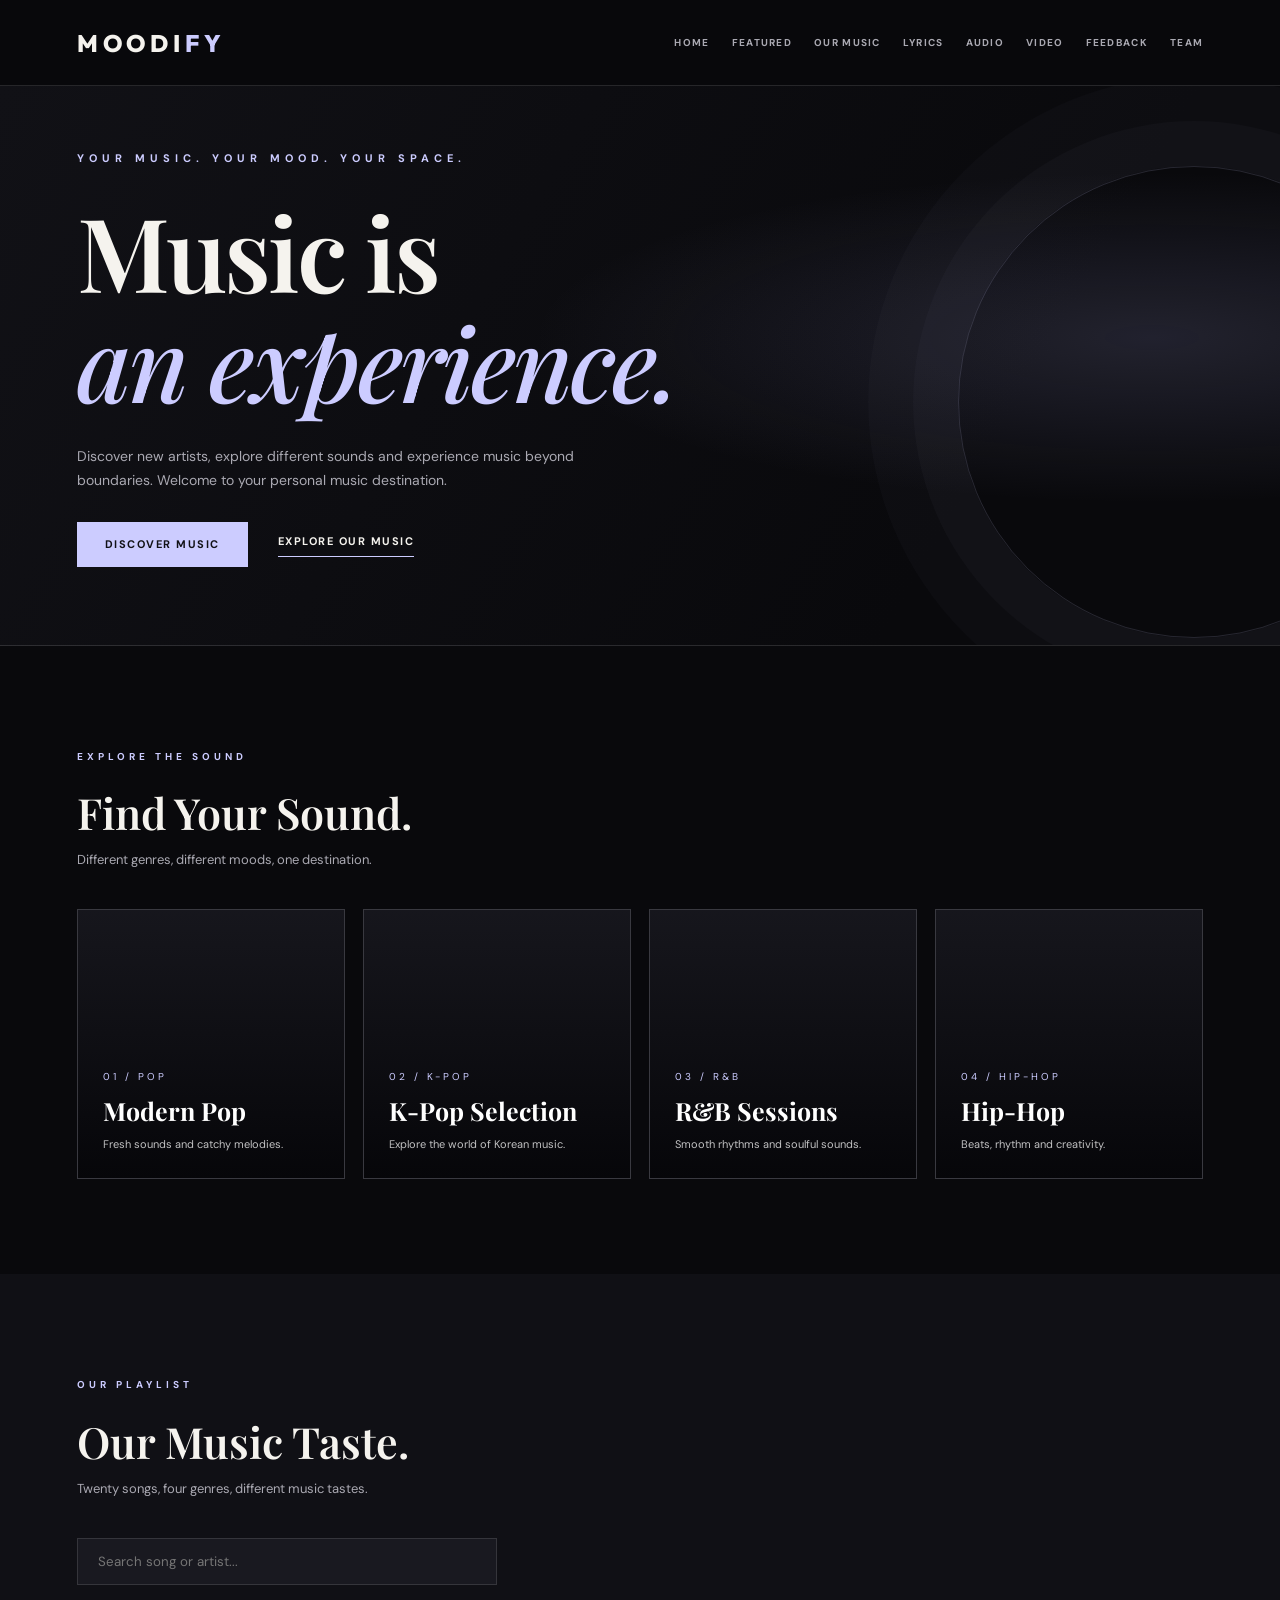
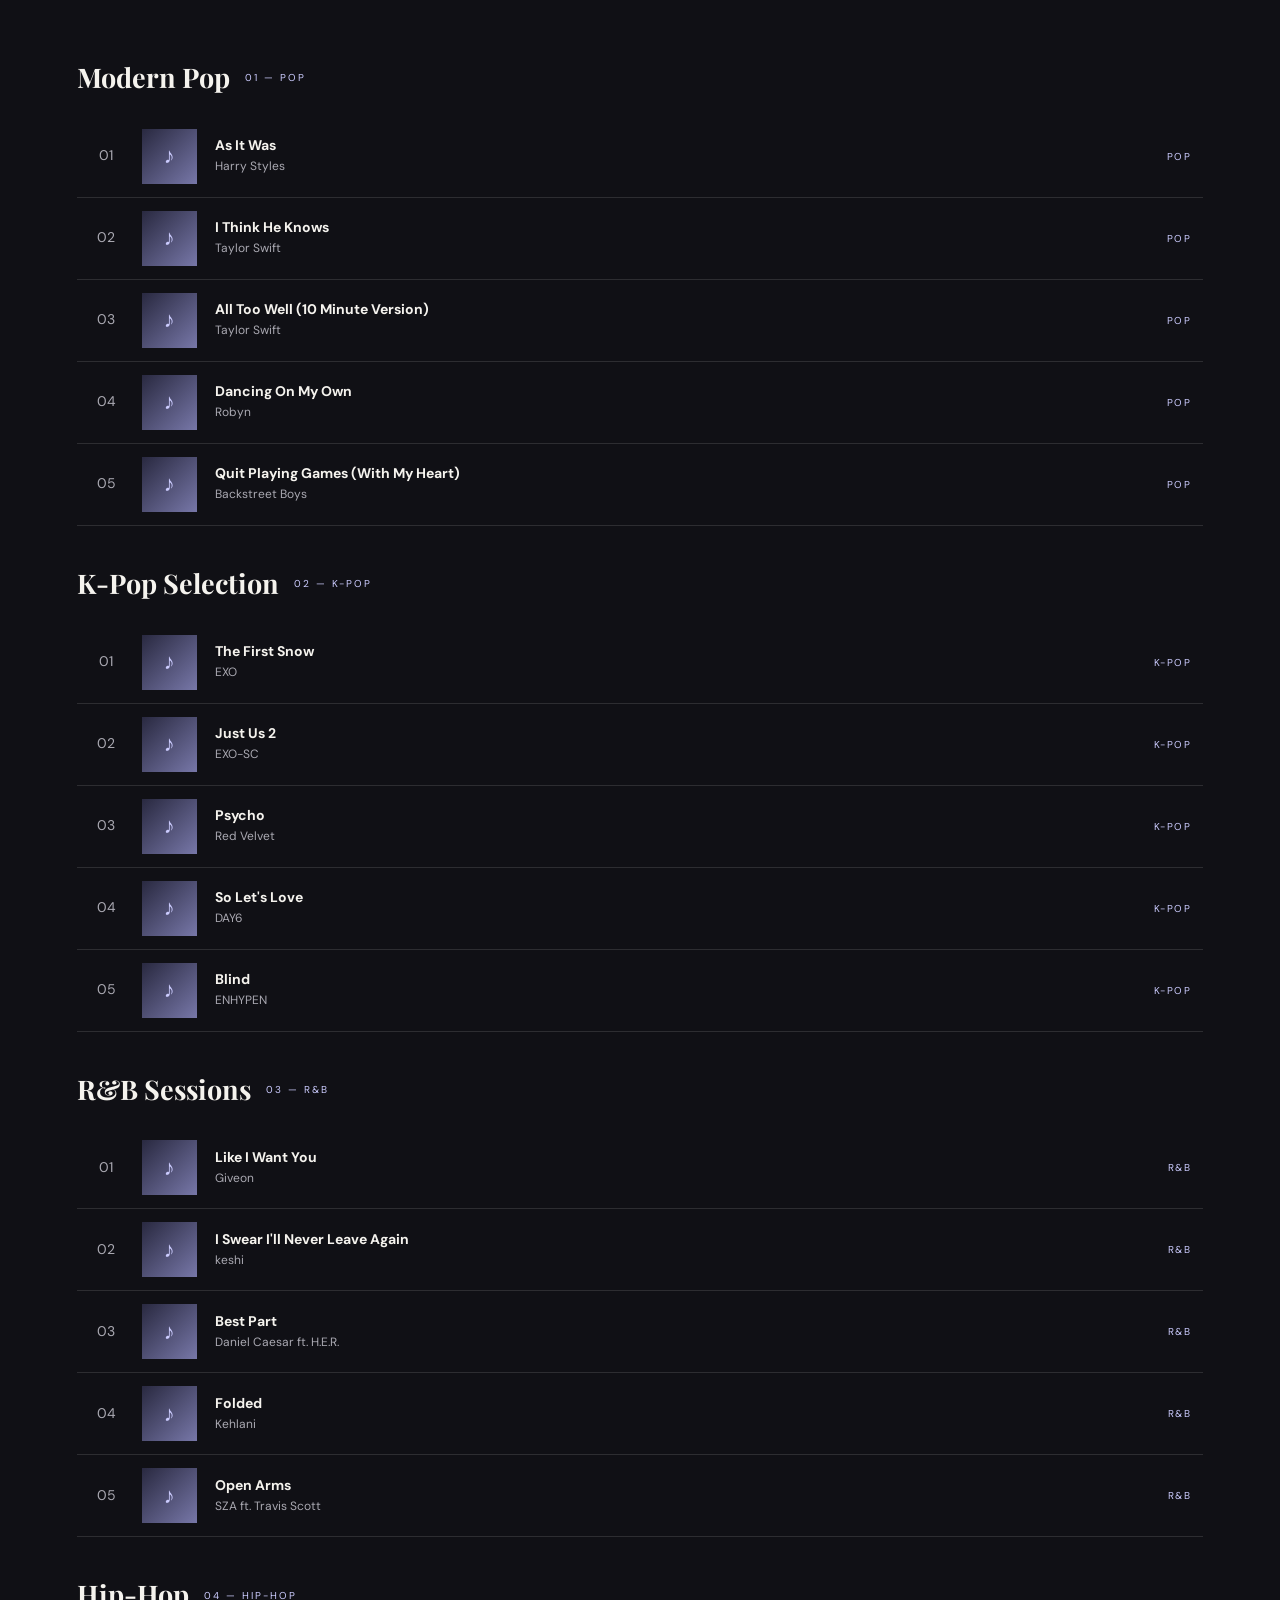
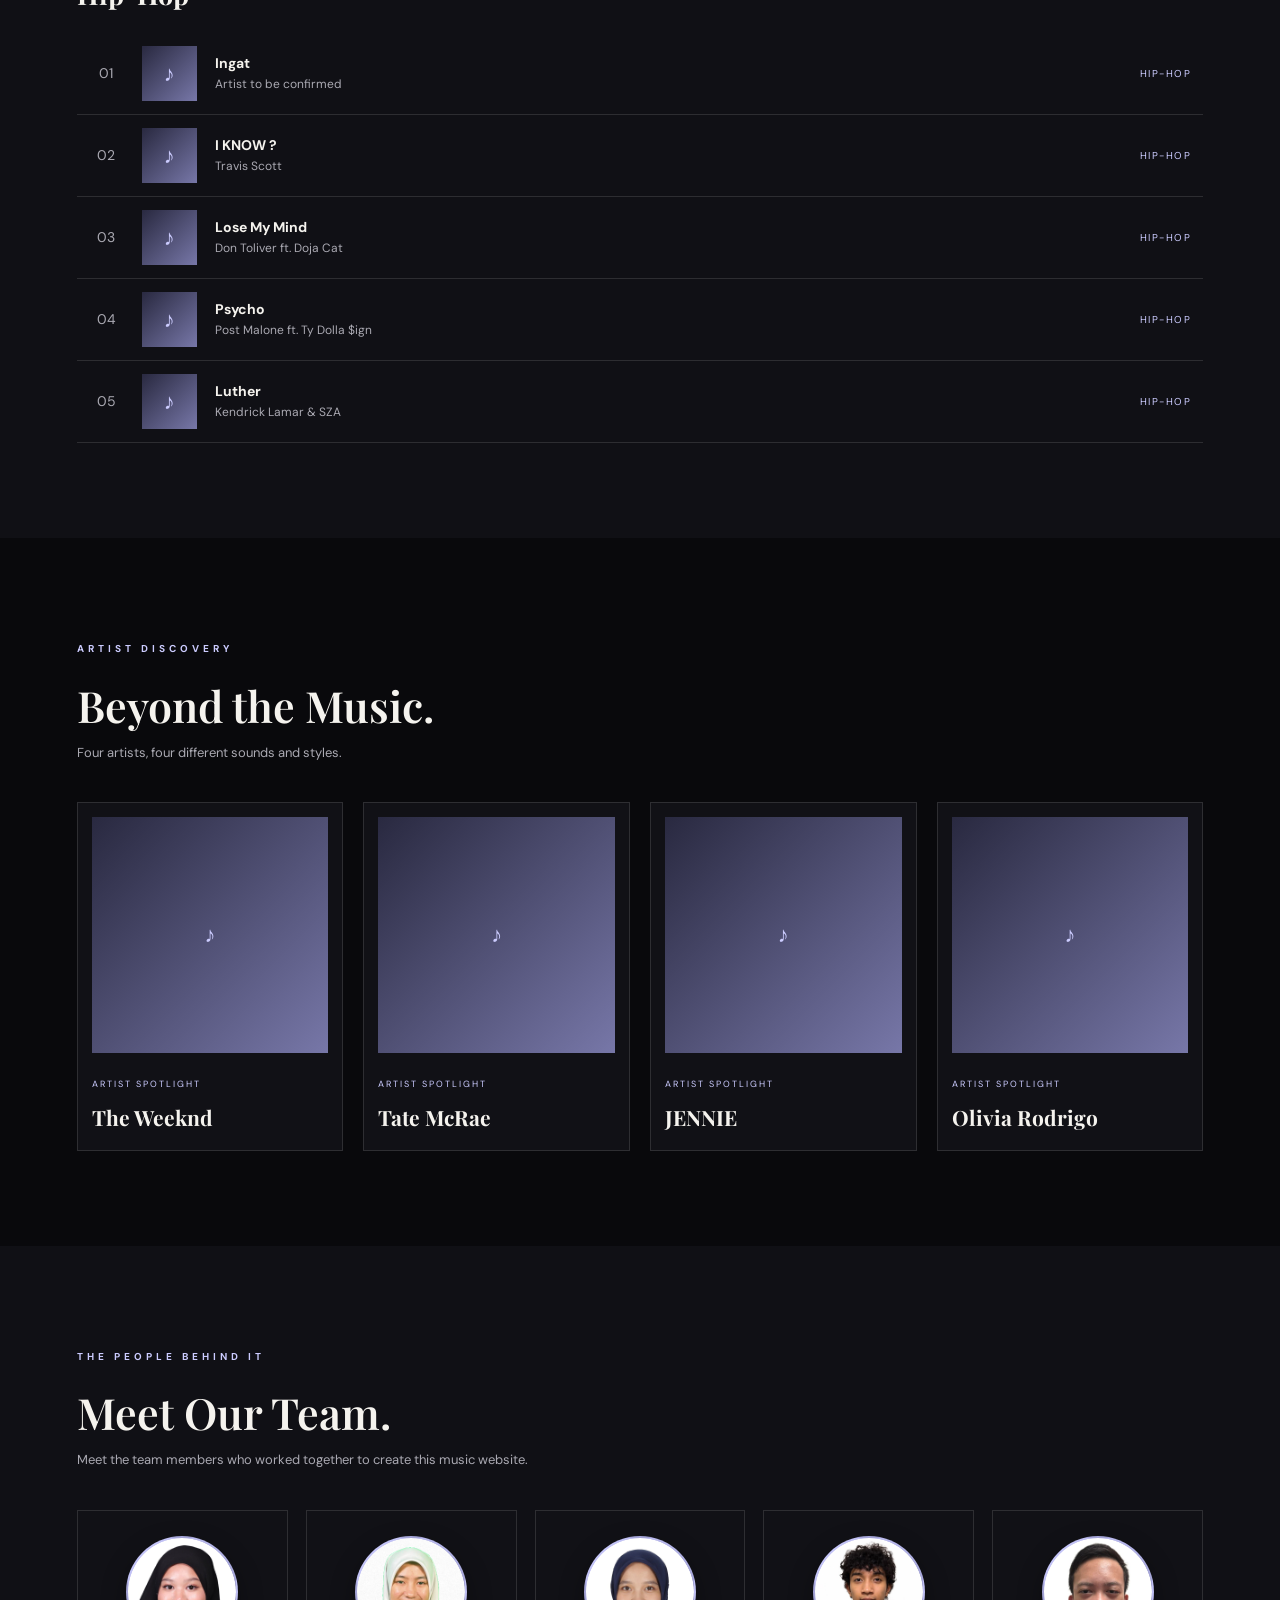
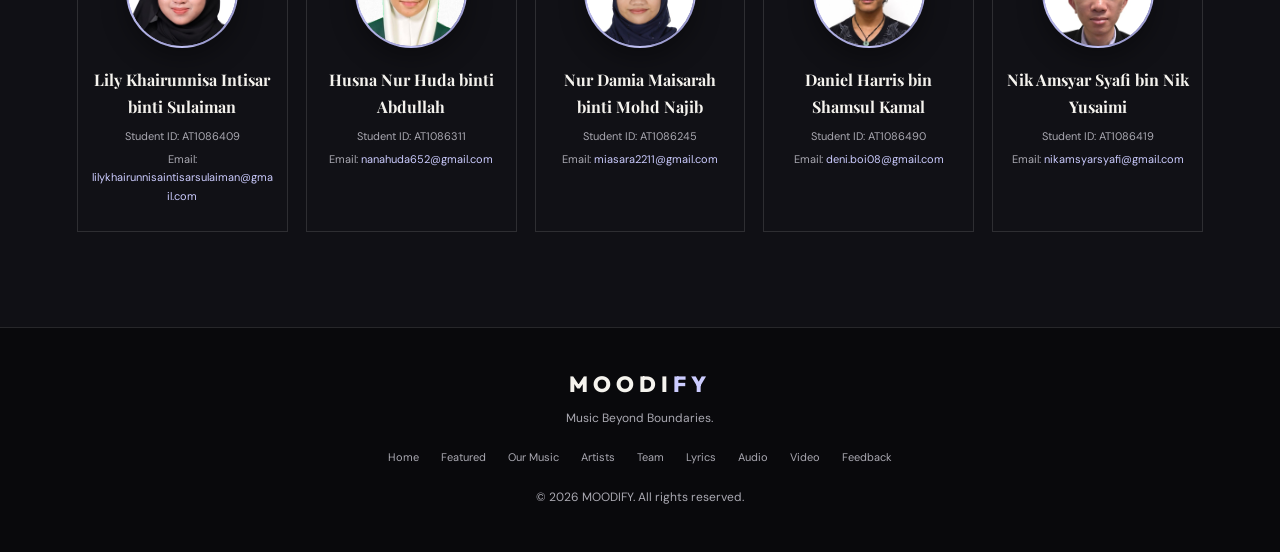
<file: index.html>
<!DOCTYPE html>
<html lang="en">
<head>
<meta charset="UTF-8">
<meta name="viewport" content="width=device-width, initial-scale=1.0">

<title>MOODIFY - Music Beyond Boundaries</title>

<link href="https://fonts.googleapis.com/css2?family=DM+Sans:wght@400;500;600;700&family=Playfair+Display:ital,wght@0,500;0,600;0,700;1,500;1,600&family=Outfit:wght@800&display=swap" rel="stylesheet">

<style>
:root {
    --black: #09090c;
    --panel: #111116;
    --surface: #191920;
    --lavender: #ccccff;
    --white: #f5f3ee;
    --grey: #aaa9b2;
    --border: rgba(255,255,255,0.12);
}

* {
    margin: 0;
    padding: 0;
    box-sizing: border-box;
    scroll-behavior: smooth;
}

body {
    background: var(--black);
    color: var(--white);
    font-family: 'DM Sans', sans-serif;
    line-height: 1.7;
}

a {
    text-decoration: none;
    color: inherit;
}

.container {
    width: 88%;
    max-width: 1250px;
    margin: auto;
}


header {
    background: rgba(9,9,12,0.96);
    border-bottom: 1px solid var(--border);
    position: sticky;
    top: 0;
    z-index: 100;
    backdrop-filter: blur(15px);
}

nav {
    min-height: 85px;
    display: flex;
    align-items: center;
    justify-content: space-between;
    gap: 25px;
}

.logo {
    font-size: 23px;
    font-weight: 700;
    letter-spacing: 5px;
    white-space: nowrap;
}

.logo span,
footer h2 span {
    color: var(--lavender);
}

.nav-links {
    display: flex;
    align-items: center;
    gap: 22px;
    flex-wrap: wrap;
}

.nav-links a {
    font-size: 10px;
    font-weight: 700;
    letter-spacing: 1.3px;
    color: var(--grey);
    transition: 0.3s;
}

.nav-links a:hover {
    color: var(--lavender);
}


.hero {
    min-height: 560px;
    padding: 0;
    display: flex;
    align-items: flex-start;
    position: relative;
    overflow: hidden;
    background:
        radial-gradient(ellipse at 90% 45%, rgba(145,145,200,0.18), transparent 38%),
        linear-gradient(120deg, #111116, #09090c 75%);
    border-bottom: 1px solid var(--border);
}

.hero::after {
    content: "";
    position: absolute;
    right: -150px;
    top: 80px;
    width: 470px;
    height: 470px;
    border: 1px solid rgba(204,204,255,0.15);
    border-radius: 50%;
    box-shadow:
        0 0 0 45px rgba(204,204,255,0.025),
        0 0 0 90px rgba(204,204,255,0.02);
}

.hero-content {
    max-width: 850px;
    padding: 55px 0 70px;
    position: relative;
    z-index: 2;
}

.hero-tag {
    color: var(--lavender);
    letter-spacing: 5px;
    font-size: 11px;
    font-weight: 700;
}

.hero h1 {
    font-family: 'Playfair Display', serif;
    font-size: clamp(55px, 8vw, 105px);
    line-height: 1.08;
    font-weight: 600;
    letter-spacing: -3px;
    margin: 28px 0;
}

.hero h1 span {
    display: block;
    color: var(--lavender);
    font-style: italic;
    font-weight: 500;
}

.hero p {
    color: var(--grey);
    max-width: 550px;
    font-size: 14px;
    margin-bottom: 30px;
}

.hero-buttons {
    display: flex;
    align-items: center;
    gap: 30px;
    flex-wrap: wrap;
}

.main-btn {
    display: inline-block;
    padding: 13px 28px;
    background: var(--lavender);
    color: #111116;
    font-size: 11px;
    font-weight: 700;
    letter-spacing: 1.5px;
    transition: 0.3s;
}

.main-btn:hover {
    background: white;
    transform: translateY(-3px);
}

.text-btn {
    color: var(--white);
    font-size: 11px;
    font-weight: 700;
    letter-spacing: 1.5px;
    border-bottom: 1px solid var(--lavender);
    padding-bottom: 5px;
}


section {
    padding: 95px 0;
}

.section-heading {
    margin-bottom: 38px;
}

.section-heading small {
    color: var(--lavender);
    font-size: 10px;
    font-weight: 700;
    letter-spacing: 4px;
    text-transform: uppercase;
}

.section-heading h2 {
    font-family: 'Playfair Display', serif;
    font-size: 43px;
    font-weight: 600;
    margin-top: 8px;
}

.section-heading p {
    color: var(--grey);
    font-size: 13px;
}


.genre-grid {
    display: grid;
    grid-template-columns: repeat(4, 1fr);
    gap: 18px;
}

.genre-card {
    min-height: 270px;
    padding: 25px;
    position: relative;
    overflow: hidden;
    isolation: isolate;
    display: flex;
    flex-direction: column;
    justify-content: flex-end;
    border: 1px solid rgba(255,255,255,0.14);
    background-color: #191920;
    background-size: cover;
    background-position: center;
    transition: 0.4s ease;
}

.genre-card::before {
    content: "";
    position: absolute;
    inset: 0;
    z-index: -1;
    background: linear-gradient(
        to top,
        rgba(5,5,8,0.95) 0%,
        rgba(5,5,8,0.55) 48%,
        rgba(5,5,8,0.15) 100%
    );
    transition: 0.4s ease;
}

.genre-card:hover {
    transform: translateY(-7px);
    border-color: var(--lavender);
}

.genre-card:hover::before {
    background: linear-gradient(
        to top,
        rgba(5,5,8,0.98),
        rgba(5,5,8,0.45)
    );
}

.genre-card:hover .genre-content {
    transform: translateY(-5px);
}

.genre-content {
    position: relative;
    z-index: 2;
    transition: 0.4s ease;
}

.genre-number {
    display: block;
    color: var(--lavender);
    font-size: 10px;
    letter-spacing: 3px;
    margin-bottom: 10px;
}

.genre-card h3 {
    font-family: 'Playfair Display', serif;
    font-size: 25px;
    line-height: 1.3;
    margin-bottom: 7px;
    color: white;
}

.genre-card p {
    color: rgba(255,255,255,0.75);
    font-size: 11px;
}


.pop-card {
    background-image: url("https://images.unsplash.com/photo-1492684223066-81342ee5ff30?auto=format&fit=crop&w=900&q=85");
}

.kpop-card {
    background-image: url("https://images.unsplash.com/photo-1501386761578-eac5c94b800a?auto=format&fit=crop&w=900&q=85");
}

.rnb-card {
    background-image: url("https://images.unsplash.com/photo-1516280440614-37939bbacd81?auto=format&fit=crop&w=900&q=85");
}

.hiphop-card {
    background-image: url("https://images.unsplash.com/photo-1519608487953-e999c86e7455?auto=format&fit=crop&w=900&q=85");
}


.songs-section {
    background: #101015;
}

.search-box {
    width: 100%;
    max-width: 420px;
    padding: 14px 20px;
    margin-bottom: 35px;
    background: var(--surface);
    border: 1px solid var(--border);
    color: white;
    outline: none;
    font-family: 'DM Sans', sans-serif;
}

.search-box:focus {
    border-color: var(--lavender);
}

.genre-heading {
    display: flex;
    align-items: center;
    gap: 15px;
    margin: 35px 0 15px;
    scroll-margin-top: 120px;
}

.genre-heading h3 {
    font-family: 'Playfair Display', serif;
    font-size: 27px;
}

.genre-heading span {
    color: var(--lavender);
    font-size: 10px;
    letter-spacing: 2px;
}

.music-list {
    display: flex;
    flex-direction: column;
}

.music-row {
    display: grid;
    grid-template-columns: 35px 55px minmax(0, 1fr) 85px;
    align-items: center;
    gap: 18px;
    padding: 13px 12px;
    border-bottom: 1px solid var(--border);
    transition: 0.25s;
    cursor: pointer;
}

.music-row:hover {
    background: var(--surface);
}

.music-row:focus-visible {
    outline: 2px solid var(--lavender);
    outline-offset: -2px;
    background: var(--surface);
}

.song-number {
    color: var(--grey);
    font-size: 14px;
    text-align: center;
}

.album-cover {
    width: 55px;
    height: 55px;
    background: linear-gradient(135deg, #292940, #7777a8);
    overflow: hidden;
}

.album-cover img {
    width: 100%;
    height: 100%;
    object-fit: cover;
    display: block;
}

.cover-placeholder {
    width: 100%;
    height: 100%;
    display: flex;
    align-items: center;
    justify-content: center;
    color: var(--lavender);
    font-size: 22px;
}

.song-details h4 {
    font-size: 14px;
    font-weight: 700;
    line-height: 1.5;
}

.song-details p {
    font-size: 12px;
    color: var(--grey);
}

.song-type {
    color: var(--lavender);
    font-size: 10px;
    letter-spacing: 1.5px;
    text-align: right;
}


.artist-section {
    background: var(--black);
}

.artist-grid {
    display: grid;
    grid-template-columns: repeat(4, 1fr);
    gap: 20px;
}

.artist-card {
    background: var(--panel);
    border: 1px solid var(--border);
    padding: 14px;
    transition: 0.3s;
}

.artist-card:hover {
    transform: translateY(-6px);
    border-color: var(--lavender);
}

.artist-image {
    aspect-ratio: 1 / 1;
    width: 100%;
    background: linear-gradient(135deg, #292940, #7777a8);
    overflow: hidden;
    margin-bottom: 15px;
}

.artist-image img {
    width: 100%;
    height: 100%;
    object-fit: cover;
}

.artist-card small {
    color: var(--lavender);
    font-size: 9px;
    letter-spacing: 2px;
}

.artist-card h3 {
    font-family: 'Playfair Display', serif;
    font-size: 21px;
    margin-top: 5px;
}


.team-section {
    background: #101015;
}

.team-grid {
    display: grid;
    grid-template-columns: repeat(5, 1fr);
    gap: 18px;
}

.team-card {
    background: var(--panel);
    border: 1px solid var(--border);
    padding: 25px 13px;
    text-align: center;
    transition: 0.3s;
}

.team-card:hover {
    transform: translateY(-6px);
    border-color: var(--lavender);
}

.team-photo {
    position: relative;
    width: 112px;
    height: 112px;
    margin: 0 auto 18px;
    border-radius: 50%;
    overflow: hidden;
    background: linear-gradient(135deg, #ccccff, #7777a8);
    border: 2px solid rgba(204, 204, 255, 0.35);
    box-shadow: 0 10px 24px rgba(0, 0, 0, 0.35);
    color: #111116;
    display: flex;
    align-items: center;
    justify-content: center;
    font-size: 34px;
    font-weight: 700;
}

.team-photo img {
    position: absolute;
    inset: 0;
    width: 100%;
    height: 100%;
    object-fit: cover;
    border-radius: 50%;
    z-index: 1;
}

.team-initials {
    position: relative;
    z-index: 0;
}

.team-card h3 {
    font-family: 'Playfair Display', serif;
    font-size: 16px;
    margin-bottom: 7px;
}

.team-card p {
    color: var(--grey);
    font-size: 11px;
}

.team-card .team-email {
    margin-top: 4px;
    overflow-wrap: anywhere;
}

.team-card .team-email a {
    color: var(--lavender);
    text-decoration: none;
}

.team-card .team-email a:hover {
    text-decoration: underline;
}


footer {
    background: #09090c;
    padding: 45px 0;
    border-top: 1px solid var(--border);
    text-align: center;
}

footer h2 {
    font-size: 22px;
    letter-spacing: 5px;
}

footer p {
    color: var(--grey);
    font-size: 12px;
    margin-top: 8px;
}

.footer-links {
    display: flex;
    justify-content: center;
    gap: 22px;
    flex-wrap: wrap;
    margin: 20px 0;
}

.footer-links a {
    color: var(--grey);
    font-size: 11px;
}

.footer-links a:hover {
    color: var(--lavender);
}


@media (max-width: 1000px) {
    .genre-grid {
        grid-template-columns: repeat(2, 1fr);
    }

    .artist-grid {
        grid-template-columns: repeat(2, 1fr);
    }

    .team-grid {
        grid-template-columns: repeat(3, 1fr);
    }
}

@media (max-width: 600px) {
    .hero {
        min-height: 570px;
    }

    .hero h1 {
        font-size: 55px;
    }

    .section-heading h2 {
        font-size: 33px;
    }

    .music-row {
        grid-template-columns: 22px 48px minmax(0, 1fr) 55px;
        gap: 10px;
        padding: 12px 5px;
    }

    .album-cover {
        width: 48px;
        height: 48px;
    }

    .song-details h4 {
        font-size: 12px;
    }

    .song-details p {
        font-size: 10px;
    }

    .song-type {
        font-size: 9px;
    }

    .genre-grid {
        gap: 10px;
    }

    .genre-card {
        padding: 16px;
        min-height: 190px;
    }

    .genre-card h3 {
        font-size: 20px;
    }

    .genre-card p {
        font-size: 10px;
    }

    .artist-grid {
        gap: 12px;
    }

    .team-grid {
        grid-template-columns: repeat(2, 1fr);
    }

    .team-photo {
        width: 85px;
        height: 85px;
    }
}
</style>
<link rel="stylesheet" href="logo.css" />
<link rel="stylesheet" href="header.css?v=2" />
<link rel="stylesheet" href="footer.css?v=1" />
</head>

<body>


<header class="global-header">
    <div class="header-container">
        <nav class="global-nav" aria-label="Main navigation">
            <a href="index.html" class="moodify-logo">MOODI<span>FY</span></a>

            <div class="nav-links">
                <a href="index.html">HOME</a>
                <a href="index.html#featured">FEATURED</a>
                <a href="index.html#charts">OUR MUSIC</a>
                <a href="player.html?v=20#lyrics">LYRICS</a>
                <a href="player.html?v=20">AUDIO</a>
                <a href="video.html">VIDEO</a>
                <a href="feedback.html">FEEDBACK</a>
                <a href="index.html#team">TEAM</a>
            </div>
        </nav>
    </div>
</header>

<main>


<section class="hero" id="home">
    <div class="container">
        <div class="hero-content">

            <div class="hero-tag">
                YOUR MUSIC. YOUR MOOD. YOUR SPACE.
            </div>

            <h1>
                Music is
                <span>an experience.</span>
            </h1>

            <p>
                Discover new artists, explore different sounds and
                experience music beyond boundaries. Welcome to your
                personal music destination.
            </p>

            <div class="hero-buttons">
                <a href="#featured" class="main-btn">
                    DISCOVER MUSIC
                </a>

                <a href="#charts" class="text-btn">
                    EXPLORE OUR MUSIC
                </a>
            </div>

        </div>
    </div>
</section>


<section id="featured">
    <div class="container">

        <div class="section-heading">
            <small>EXPLORE THE SOUND</small>
            <h2>Find Your Sound.</h2>
            <p>Different genres, different moods, one destination.</p>
        </div>

        <div class="genre-grid">

            <a href="#pop" class="genre-card pop-card">
                <div class="genre-content">
                    <span class="genre-number">01 / POP</span>
                    <h3>Modern Pop</h3>
                    <p>Fresh sounds and catchy melodies.</p>
                </div>
            </a>

            <a href="#kpop" class="genre-card kpop-card">
                <div class="genre-content">
                    <span class="genre-number">02 / K-POP</span>
                    <h3>K-Pop Selection</h3>
                    <p>Explore the world of Korean music.</p>
                </div>
            </a>

            <a href="#rnb" class="genre-card rnb-card">
                <div class="genre-content">
                    <span class="genre-number">03 / R&B</span>
                    <h3>R&B Sessions</h3>
                    <p>Smooth rhythms and soulful sounds.</p>
                </div>
            </a>

            <a href="#hiphop" class="genre-card hiphop-card">
                <div class="genre-content">
                    <span class="genre-number">04 / HIP-HOP</span>
                    <h3>Hip-Hop</h3>
                    <p>Beats, rhythm and creativity.</p>
                </div>
            </a>

        </div>
    </div>
</section>


<section class="songs-section" id="charts">
    <div class="container">

        <div class="section-heading">
            <small>OUR PLAYLIST</small>
            <h2>Our Music Taste.</h2>
            <p>Twenty songs, four genres, different music tastes.</p>
        </div>

        <input
            type="text"
            id="songSearch"
            class="search-box"
            placeholder="Search song or artist..."
            aria-label="Search songs"
        >


        <div id="pop">
            <div class="genre-heading">
                <h3>Modern Pop</h3>
                <span>01 — POP</span>
            </div>

            <div class="music-list">

                <div class="music-row" data-search="as it was harry styles">
                    <span class="song-number">01</span>
                    <div class="album-cover" data-query="As It Was Harry Styles">
                        <div class="cover-placeholder">♪</div>
                    </div>
                    <div class="song-details">
                        <h4>As It Was</h4>
                        <p>Harry Styles</p>
                    </div>
                    <span class="song-type">POP</span>
                </div>

                <div class="music-row" data-search="i think he knows taylor swift">
                    <span class="song-number">02</span>
                    <div class="album-cover" data-query="I Think He Knows Taylor Swift">
                        <div class="cover-placeholder">♪</div>
                    </div>
                    <div class="song-details">
                        <h4>I Think He Knows</h4>
                        <p>Taylor Swift</p>
                    </div>
                    <span class="song-type">POP</span>
                </div>

                <div class="music-row" data-search="all too well 10 minute version taylor swift">
                    <span class="song-number">03</span>
                    <div class="album-cover" data-query="All Too Well Taylor Swift 10 Minute Version">
                        <div class="cover-placeholder">♪</div>
                    </div>
                    <div class="song-details">
                        <h4>All Too Well (10 Minute Version)</h4>
                        <p>Taylor Swift</p>
                    </div>
                    <span class="song-type">POP</span>
                </div>

                <div class="music-row" data-search="dancing on my own robyn">
                    <span class="song-number">04</span>
                    <div class="album-cover" data-query="Dancing On My Own Robyn">
                        <div class="cover-placeholder">♪</div>
                    </div>
                    <div class="song-details">
                        <h4>Dancing On My Own</h4>
                        <p>Robyn</p>
                    </div>
                    <span class="song-type">POP</span>
                </div>

                <div class="music-row" data-search="quit playing games with my heart backstreet boys">
                    <span class="song-number">05</span>
                    <div class="album-cover" data-query="Quit Playing Games With My Heart Backstreet Boys">
                        <div class="cover-placeholder">♪</div>
                    </div>
                    <div class="song-details">
                        <h4>Quit Playing Games (With My Heart)</h4>
                        <p>Backstreet Boys</p>
                    </div>
                    <span class="song-type">POP</span>
                </div>

            </div>
        </div>


        <div id="kpop">
            <div class="genre-heading">
                <h3>K-Pop Selection</h3>
                <span>02 — K-POP</span>
            </div>

            <div class="music-list">

                <div class="music-row" data-search="the first snow exo">
                    <span class="song-number">01</span>
                    <div class="album-cover" data-query="The First Snow EXO">
                        <div class="cover-placeholder">♪</div>
                    </div>
                    <div class="song-details">
                        <h4>The First Snow</h4>
                        <p>EXO</p>
                    </div>
                    <span class="song-type">K-POP</span>
                </div>

                <div class="music-row" data-search="just us 2 exo sc">
                    <span class="song-number">02</span>
                    <div class="album-cover" data-query="Just Us 2 EXO SC">
                        <div class="cover-placeholder">♪</div>
                    </div>
                    <div class="song-details">
                        <h4>Just Us 2</h4>
                        <p>EXO-SC</p>
                    </div>
                    <span class="song-type">K-POP</span>
                </div>

                <div class="music-row" data-search="psycho red velvet">
                    <span class="song-number">03</span>
                    <div class="album-cover" data-query="Psycho Red Velvet">
                        <div class="cover-placeholder">♪</div>
                    </div>
                    <div class="song-details">
                        <h4>Psycho</h4>
                        <p>Red Velvet</p>
                    </div>
                    <span class="song-type">K-POP</span>
                </div>

                <div class="music-row" data-search="so lets love day6">
                    <span class="song-number">04</span>
                    <div class="album-cover" data-query="So Let's Love DAY6">
                        <div class="cover-placeholder">♪</div>
                    </div>
                    <div class="song-details">
                        <h4>So Let's Love</h4>
                        <p>DAY6</p>
                    </div>
                    <span class="song-type">K-POP</span>
                </div>

                <div class="music-row" data-search="blind enhypen">
                    <span class="song-number">05</span>
                    <div class="album-cover" data-query="Blind ENHYPEN">
                        <div class="cover-placeholder">♪</div>
                    </div>
                    <div class="song-details">
                        <h4>Blind</h4>
                        <p>ENHYPEN</p>
                    </div>
                    <span class="song-type">K-POP</span>
                </div>

            </div>
        </div>


        <div id="rnb">
            <div class="genre-heading">
                <h3>R&B Sessions</h3>
                <span>03 — R&B</span>
            </div>

            <div class="music-list">

                <div class="music-row" data-search="like i want you giveon">
                    <span class="song-number">01</span>
                    <div class="album-cover" data-query="Like I Want You Giveon">
                        <div class="cover-placeholder">♪</div>
                    </div>
                    <div class="song-details">
                        <h4>Like I Want You</h4>
                        <p>Giveon</p>
                    </div>
                    <span class="song-type">R&B</span>
                </div>

                <div class="music-row" data-search="i swear ill never leave again keshi">
                    <span class="song-number">02</span>
                    <div class="album-cover" data-query="I Swear I'll Never Leave Again keshi">
                        <div class="cover-placeholder">♪</div>
                    </div>
                    <div class="song-details">
                        <h4>I Swear I'll Never Leave Again</h4>
                        <p>keshi</p>
                    </div>
                    <span class="song-type">R&B</span>
                </div>

                <div class="music-row" data-search="best part daniel caesar her">
                    <span class="song-number">03</span>
                    <div class="album-cover" data-query="Best Part Daniel Caesar H.E.R.">
                        <div class="cover-placeholder">♪</div>
                    </div>
                    <div class="song-details">
                        <h4>Best Part</h4>
                        <p>Daniel Caesar ft. H.E.R.</p>
                    </div>
                    <span class="song-type">R&B</span>
                </div>

                <div class="music-row" data-search="folded kehlani">
                    <span class="song-number">04</span>
                    <div class="album-cover" data-query="Folded Kehlani">
                        <div class="cover-placeholder">♪</div>
                    </div>
                    <div class="song-details">
                        <h4>Folded</h4>
                        <p>Kehlani</p>
                    </div>
                    <span class="song-type">R&B</span>
                </div>

                <div class="music-row" data-search="open arms sza travis scott">
                    <span class="song-number">05</span>
                    <div class="album-cover" data-query="Open Arms SZA Travis Scott">
                        <div class="cover-placeholder">♪</div>
                    </div>
                    <div class="song-details">
                        <h4>Open Arms</h4>
                        <p>SZA ft. Travis Scott</p>
                    </div>
                    <span class="song-type">R&B</span>
                </div>

            </div>
        </div>


        <div id="hiphop">
            <div class="genre-heading">
                <h3>Hip-Hop</h3>
                <span>04 — HIP-HOP</span>
            </div>

            <div class="music-list">

                <div class="music-row" data-search="ingat">
                    <span class="song-number">01</span>
                    <div class="album-cover" data-query="Ingat song">
                        <div class="cover-placeholder">♪</div>
                    </div>
                    <div class="song-details">
                        <h4>Ingat</h4>
                        <p>Artist to be confirmed</p>
                    </div>
                    <span class="song-type">HIP-HOP</span>
                </div>

                <div class="music-row" data-search="i know travis scott">
                    <span class="song-number">02</span>
                    <div class="album-cover" data-query="I KNOW? Travis Scott">
                        <div class="cover-placeholder">♪</div>
                    </div>
                    <div class="song-details">
                        <h4>I KNOW ?</h4>
                        <p>Travis Scott</p>
                    </div>
                    <span class="song-type">HIP-HOP</span>
                </div>

                <div class="music-row" data-search="lose my mind don toliver doja cat">
                    <span class="song-number">03</span>
                    <div class="album-cover" data-query="Lose My Mind Don Toliver Doja Cat">
                        <div class="cover-placeholder">♪</div>
                    </div>
                    <div class="song-details">
                        <h4>Lose My Mind</h4>
                        <p>Don Toliver ft. Doja Cat</p>
                    </div>
                    <span class="song-type">HIP-HOP</span>
                </div>

                <div class="music-row" data-search="psycho post malone ty dolla sign">
                    <span class="song-number">04</span>
                    <div class="album-cover" data-query="Psycho Post Malone Ty Dolla Sign">
                        <div class="cover-placeholder">♪</div>
                    </div>
                    <div class="song-details">
                        <h4>Psycho</h4>
                        <p>Post Malone ft. Ty Dolla $ign</p>
                    </div>
                    <span class="song-type">HIP-HOP</span>
                </div>

                <div class="music-row" data-search="luther kendrick lamar sza">
                    <span class="song-number">05</span>
                    <div class="album-cover" data-query="Luther Kendrick Lamar SZA">
                        <div class="cover-placeholder">♪</div>
                    </div>
                    <div class="song-details">
                        <h4>Luther</h4>
                        <p>Kendrick Lamar & SZA</p>
                    </div>
                    <span class="song-type">HIP-HOP</span>
                </div>

            </div>
        </div>

    </div>
</section>


<section class="artist-section" id="artists">
    <div class="container">

        <div class="section-heading">
            <small>ARTIST DISCOVERY</small>
            <h2>Beyond the Music.</h2>
            <p>Four artists, four different sounds and styles.</p>
        </div>

        <div class="artist-grid">

            <a class="artist-card"
               href="https://www.youtube.com/results?search_query=The+Weeknd"
               target="_blank" rel="noopener">
                <div class="artist-image" data-artist="The Weeknd">
                    <div class="cover-placeholder">♪</div>
                </div>
                <small>ARTIST SPOTLIGHT</small>
                <h3>The Weeknd</h3>
            </a>

            <a class="artist-card"
               href="https://www.youtube.com/results?search_query=Tate+McRae"
               target="_blank" rel="noopener">
                <div class="artist-image" data-artist="Tate McRae">
                    <div class="cover-placeholder">♪</div>
                </div>
                <small>ARTIST SPOTLIGHT</small>
                <h3>Tate McRae</h3>
            </a>

            <a class="artist-card"
               href="https://www.youtube.com/results?search_query=Jennie+Blackpink"
               target="_blank" rel="noopener">
                <div class="artist-image" data-artist="JENNIE">
                    <div class="cover-placeholder">♪</div>
                </div>
                <small>ARTIST SPOTLIGHT</small>
                <h3>JENNIE</h3>
            </a>

            <a class="artist-card"
               href="https://www.youtube.com/results?search_query=Olivia+Rodrigo"
               target="_blank" rel="noopener">
                <div class="artist-image" data-artist="Olivia Rodrigo">
                    <div class="cover-placeholder">♪</div>
                </div>
                <small>ARTIST SPOTLIGHT</small>
                <h3>Olivia Rodrigo</h3>
            </a>

        </div>
    </div>
</section>


<section class="team-section" id="team">
    <div class="container">

        <div class="section-heading">
            <small>THE PEOPLE BEHIND IT</small>
            <h2>Meet Our Team.</h2>
            <p>
                Meet the team members who worked together
                to create this music website.
            </p>
        </div>

        <div class="team-grid">

            <div class="team-card">
                <div class="team-photo">
                    <span class="team-initials" aria-hidden="true">L</span>
                    <img src="images/team/lily.jpg" alt="Lily Khairunnisa Intisar binti Sulaiman" loading="lazy" onerror="this.style.display='none'">
                </div>
                <h3>Lily Khairunnisa Intisar binti Sulaiman</h3>
                <p>Student ID: AT1086409</p>
                <p class="team-email">Email: <a href="mailto:lilykhairunnisaintisarsulaiman@gmail.com">lilykhairunnisaintisarsulaiman@gmail.com</a></p>
            </div>

            <div class="team-card">
                <div class="team-photo">
                    <span class="team-initials" aria-hidden="true">H</span>
                    <img src="images/team/husna.jpg" alt="Husna Nur Huda binti Abdullah" loading="lazy" onerror="this.style.display='none'">
                </div>
                <h3>Husna Nur Huda binti Abdullah</h3>
                <p>Student ID: AT1086311</p>
                <p class="team-email">Email: <a href="mailto:nanahuda652@gmail.com">nanahuda652@gmail.com</a></p>
            </div>

            <div class="team-card">
                <div class="team-photo">
                    <span class="team-initials" aria-hidden="true">D</span>
                    <img src="images/team/damia.jpg" alt="Nur Damia Maisarah binti Mohd Najib" loading="lazy" onerror="this.style.display='none'">
                </div>
                <h3>Nur Damia Maisarah binti Mohd Najib</h3>
                <p>Student ID: AT1086245</p>
                <p class="team-email">Email: <a href="mailto:miasara2211@gmail.com">miasara2211@gmail.com</a></p>
            </div>

            <div class="team-card">
                <div class="team-photo">
                    <span class="team-initials" aria-hidden="true">D</span>
                    <img src="images/team/daniel.jpg" alt="Daniel Harris bin Shamsul Kamal" loading="lazy" onerror="this.style.display='none'">
                </div>
                <h3>Daniel Harris bin Shamsul Kamal</h3>
                <p>Student ID: AT1086490</p>
                <p class="team-email">Email: <a href="mailto:deni.boi08@gmail.com">deni.boi08@gmail.com</a></p>
            </div>

            <div class="team-card">
                <div class="team-photo">
                    <span class="team-initials" aria-hidden="true">N</span>
                    <img src="images/team/nik.jpg?v=2" alt="Nik Amsyar Syafi bin Nik Yusaimi" loading="lazy" onerror="this.style.display='none'">
                </div>
                <h3>Nik Amsyar Syafi bin Nik Yusaimi</h3>
                <p>Student ID: AT1086419</p>
                <p class="team-email">Email: <a href="mailto:nikamsyarsyafi@gmail.com">nikamsyarsyafi@gmail.com</a></p>
            </div>

        </div>
    </div>
</section>

</main>


<footer class="global-footer">
    <div class="footer-container">

        <h2 class="moodify-logo moodify-logo-footer">MOODI<span>FY</span></h2>
        <p>Music Beyond Boundaries.</p>

        <div class="footer-links">
            <a href="index.html">Home</a>
            <a href="index.html#featured">Featured</a>
            <a href="index.html#charts">Our Music</a>
            <a href="index.html#artists">Artists</a>
            <a href="index.html#team">Team</a>
            <a href="player.html?v=20#lyrics">Lyrics</a>
            <a href="player.html?v=20">Audio</a>
            <a href="video.html">Video</a>
            <a href="feedback.html">Feedback</a>
        </div>

        <p>&copy; 2026 MOODIFY. All rights reserved.</p>

    </div>
</footer>

<script>


const searchInput = document.getElementById("songSearch");

searchInput.addEventListener("input", function() {

    const filter = this.value.toLowerCase().trim();

    const rows = document.querySelectorAll(".music-row");

    const genreSections = [
        "pop",
        "kpop",
        "rnb",
        "hiphop"
    ];

    rows.forEach(row => {
        const text = row.dataset.search.toLowerCase();
        row.style.display = text.includes(filter) ? "grid" : "none";
    });

    genreSections.forEach(id => {
        const section = document.getElementById(id);

        const visibleRows = section.querySelectorAll(
            '.music-row:not([style*="display: none"])'
        );

        section.style.display =
            visibleRows.length > 0 ? "block" : "none";
    });

});


const trackIdBySection = {
    pop: 0,
    kpop: 5,
    rnb: 10,
    hiphop: 15
};

document.querySelectorAll(".music-list").forEach(function(list) {

    const section = list.closest("div[id]");
    const offset = section ? trackIdBySection[section.id] : undefined;

    if (offset === undefined) {
        return;
    }

    list.querySelectorAll(".music-row").forEach(function(row, index) {

        const trackId = offset + index;
        const title =
            row.querySelector("h4")?.textContent.trim() || "this song";

        row.dataset.trackId = String(trackId);
        row.setAttribute("role", "link");
        row.setAttribute("tabindex", "0");
        row.setAttribute(
            "aria-label",
            "Play " + title + " in the MOODIFY player"
        );

        function openTrack() {
            window.location.href =
                "player.html?v=20&play=" + trackId;
        }

        row.addEventListener("click", openTrack);

        row.addEventListener("keydown", function(event) {
            if (event.key === "Enter" || event.key === " ") {
                event.preventDefault();
                openTrack();
            }
        });
    });
});


const itunesTrackIds = [
    1615585008,
    1468058178,
    1590368935,
    1440486824,
    217939769,
    854908536,
    1473561758,
    1491888506,
    1689326484,
    1716548251,
    1488412765,
    1440538861,
    1799080776,
    1885055409,
    1658650800,
    1788364364,
    1708274785,
    1821963325,
    1373506178,
    1781316886
];

function fetchItunesJsonp(url, timeout = 10000) {

    return new Promise((resolve, reject) => {

        const callbackName =
            "moodifyItunes_" +
            Date.now() +
            "_" +
            Math.floor(Math.random() * 1000000);

        const separator = url.includes("?") ? "&" : "?";
        const script = document.createElement("script");
        let timer = null;
        let settled = false;

        function cleanup() {

            if (timer) clearTimeout(timer);

            try {
                delete window[callbackName];
            } catch (error) {
                window[callbackName] = undefined;
            }

            if (script.parentNode) {
                script.parentNode.removeChild(script);
            }
        }

        function finish(callback, value) {
            if (settled) return;
            settled = true;
            cleanup();
            callback(value);
        }

        window[callbackName] = (data) => finish(resolve, data);

        script.onerror = () => finish(
            reject,
            new Error("iTunes JSONP request failed")
        );

        script.onload = () => {
            if (!settled) {
                finish(
                    reject,
                    new Error("iTunes JSONP returned no data")
                );
            }
        };

        timer = setTimeout(
            () => finish(
                reject,
                new Error("iTunes JSONP request timed out")
            ),
            timeout
        );

        script.async = true;
        script.src =
            url +
            separator +
            "callback=" +
            encodeURIComponent(callbackName);

        document.body.appendChild(script);
    });
}

async function fetchItunesLookup(ids) {

    return fetchItunesJsonp(
        "https://itunes.apple.com/lookup?id=" +
        ids.join(",") +
        "&country=MY"
    );
}

function applyAlbumCover(cover, src, title) {

    if (!src) {
        cover.innerHTML =
            '<div class="cover-placeholder">♪</div>';
        return;
    }

    const img = document.createElement("img");
    img.src = src;
    img.alt = (title || "Album") + " album artwork";
    img.loading = "lazy";

    img.onerror = function() {
        cover.innerHTML =
            '<div class="cover-placeholder">♪</div>';
    };

    cover.innerHTML = "";
    cover.appendChild(img);
}

async function loadAlbumArtwork() {

    const covers = Array.from(
        document.querySelectorAll(".album-cover[data-query]")
    );

    try {

        const data = await fetchItunesLookup(itunesTrackIds);
        const results = Array.isArray(data.results)
            ? data.results
            : [];
        const byId = new Map(
            results.map((result) => [
                String(result.trackId),
                result
            ])
        );

        covers.forEach((cover, index) => {

            const result = byId.get(
                String(itunesTrackIds[index])
            );
            const row = cover.closest(".music-row");
            const title =
                row?.querySelector("h4")
                    ?.textContent.trim() || "Album";
            const artwork =
                result && result.artworkUrl100
                    ? result.artworkUrl100.replace(
                        "100x100bb",
                        "600x600bb"
                    )
                    : "";

            applyAlbumCover(cover, artwork, title);
        });

    } catch (error) {

        console.log(
            "Artwork could not load from iTunes:",
            error
        );

        covers.forEach((cover) => {
            const row = cover.closest(".music-row");
            const title =
                row?.querySelector("h4")
                    ?.textContent.trim() || "Album";
            applyAlbumCover(cover, "", title);
        });
    }
}


async function loadArtistImages() {

    const artists = document.querySelectorAll(
        ".artist-image[data-artist]"
    );

    for (const artist of artists) {

        const name = artist.dataset.artist;

        try {

            const data = await fetchItunesJsonp(
                "https://itunes.apple.com/search?term=" +
                encodeURIComponent(name) +
                "&entity=song&limit=5"
            );

            if (data.results && data.results.length > 0) {

                const imageUrl = data.results[0].artworkUrl100
                    ? data.results[0].artworkUrl100.replace(
                        "100x100bb",
                        "600x600bb"
                    )
                    : "";

                if (imageUrl) {

                    artist.innerHTML = "";

                    const img = document.createElement("img");

                    img.src = imageUrl;
                    img.alt = name + " music artwork";
                    img.loading = "lazy";

                    artist.appendChild(img);
                }
            }

        } catch (error) {
            console.log("Artist artwork could not load:", name);
        }
    }
}

loadAlbumArtwork();
loadArtistImages();

</script>

</body>
</html>
</file>
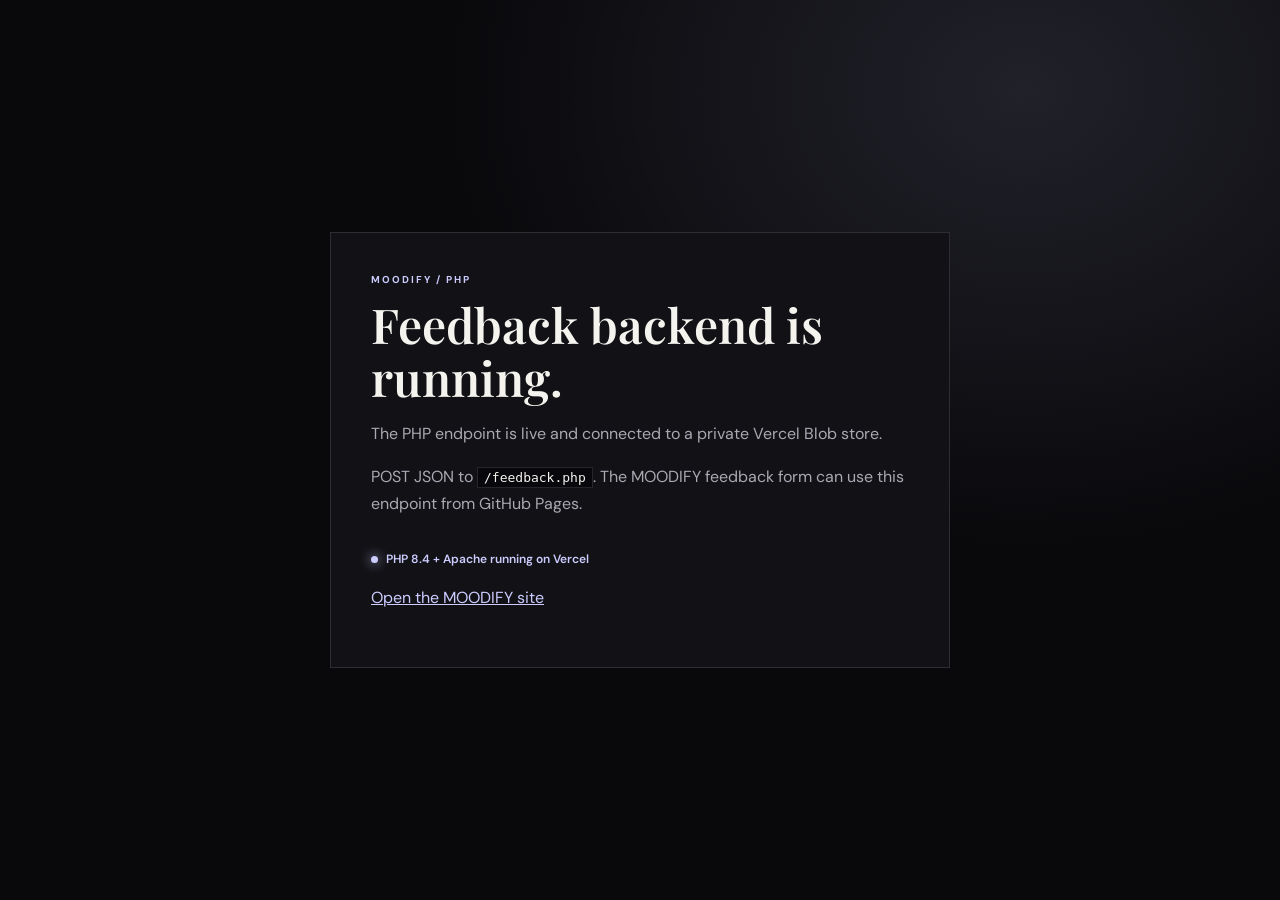
<file: vercel-php/index.html>
<!DOCTYPE html>
<html lang="en">
<head>
<meta charset="UTF-8">
<meta name="viewport" content="width=device-width, initial-scale=1.0">
<meta name="theme-color" content="#09090c">
<title>MOODIFY PHP Backend</title>
<link href="https://fonts.googleapis.com/css2?family=DM+Sans:wght@400;500;600;700&family=Playfair+Display:wght@600&family=Outfit:wght@800&display=swap" rel="stylesheet">
<style>
:root {
  --black: #09090c;
  --panel: #111116;
  --lavender: #ccccff;
  --cream: #f5f3ee;
  --grey: #aaa9b2;
  --border: rgba(255,255,255,0.12);
}
* { box-sizing: border-box; }
body {
  margin: 0;
  min-height: 100vh;
  display: grid;
  place-items: center;
  background:
    radial-gradient(ellipse at 80% 10%, rgba(204,204,255,0.12), transparent 40%),
    var(--black);
  color: var(--cream);
  font-family: 'DM Sans', sans-serif;
  padding: 32px;
}
.card {
  width: min(620px, 100%);
  padding: 40px;
  background: var(--panel);
  border: 1px solid var(--border);
}
h1 {
  margin: 12px 0;
  font-family: 'Playfair Display', Georgia, serif;
  font-size: clamp(2rem, 5vw, 3rem);
  font-weight: 600;
  line-height: 1.1;
}
p { color: var(--grey); line-height: 1.7; }
.kicker {
  color: var(--lavender);
  font-size: 10px;
  font-weight: 700;
  letter-spacing: 2px;
  text-transform: uppercase;
}
a { color: var(--lavender); }
code {
  color: var(--cream);
  background: #08080c;
  border: 1px solid var(--border);
  padding: 2px 6px;
}
.status {
  display: inline-flex;
  align-items: center;
  gap: 8px;
  margin-top: 18px;
  color: var(--lavender);
  font-size: 12px;
  font-weight: 600;
}
.dot {
  width: 7px;
  height: 7px;
  border-radius: 50%;
  background: var(--lavender);
  box-shadow: 0 0 12px var(--lavender);
}
</style>
</head>
<body>
<main class="card">
  <div class="kicker">MOODIFY / PHP</div>
  <h1>Feedback backend is running.</h1>
  <p>The PHP endpoint is live and connected to a private Vercel Blob store.</p>
  <p>POST JSON to <code>/feedback.php</code>. The MOODIFY feedback form can use this endpoint from GitHub Pages.</p>
  <div class="status"><span class="dot"></span> PHP 8.4 + Apache running on Vercel</div>
  <p><a href="https://flyingmyvi.github.io/MOODIFY/">Open the MOODIFY site</a></p>
</main>
</body>
</html>
</file>
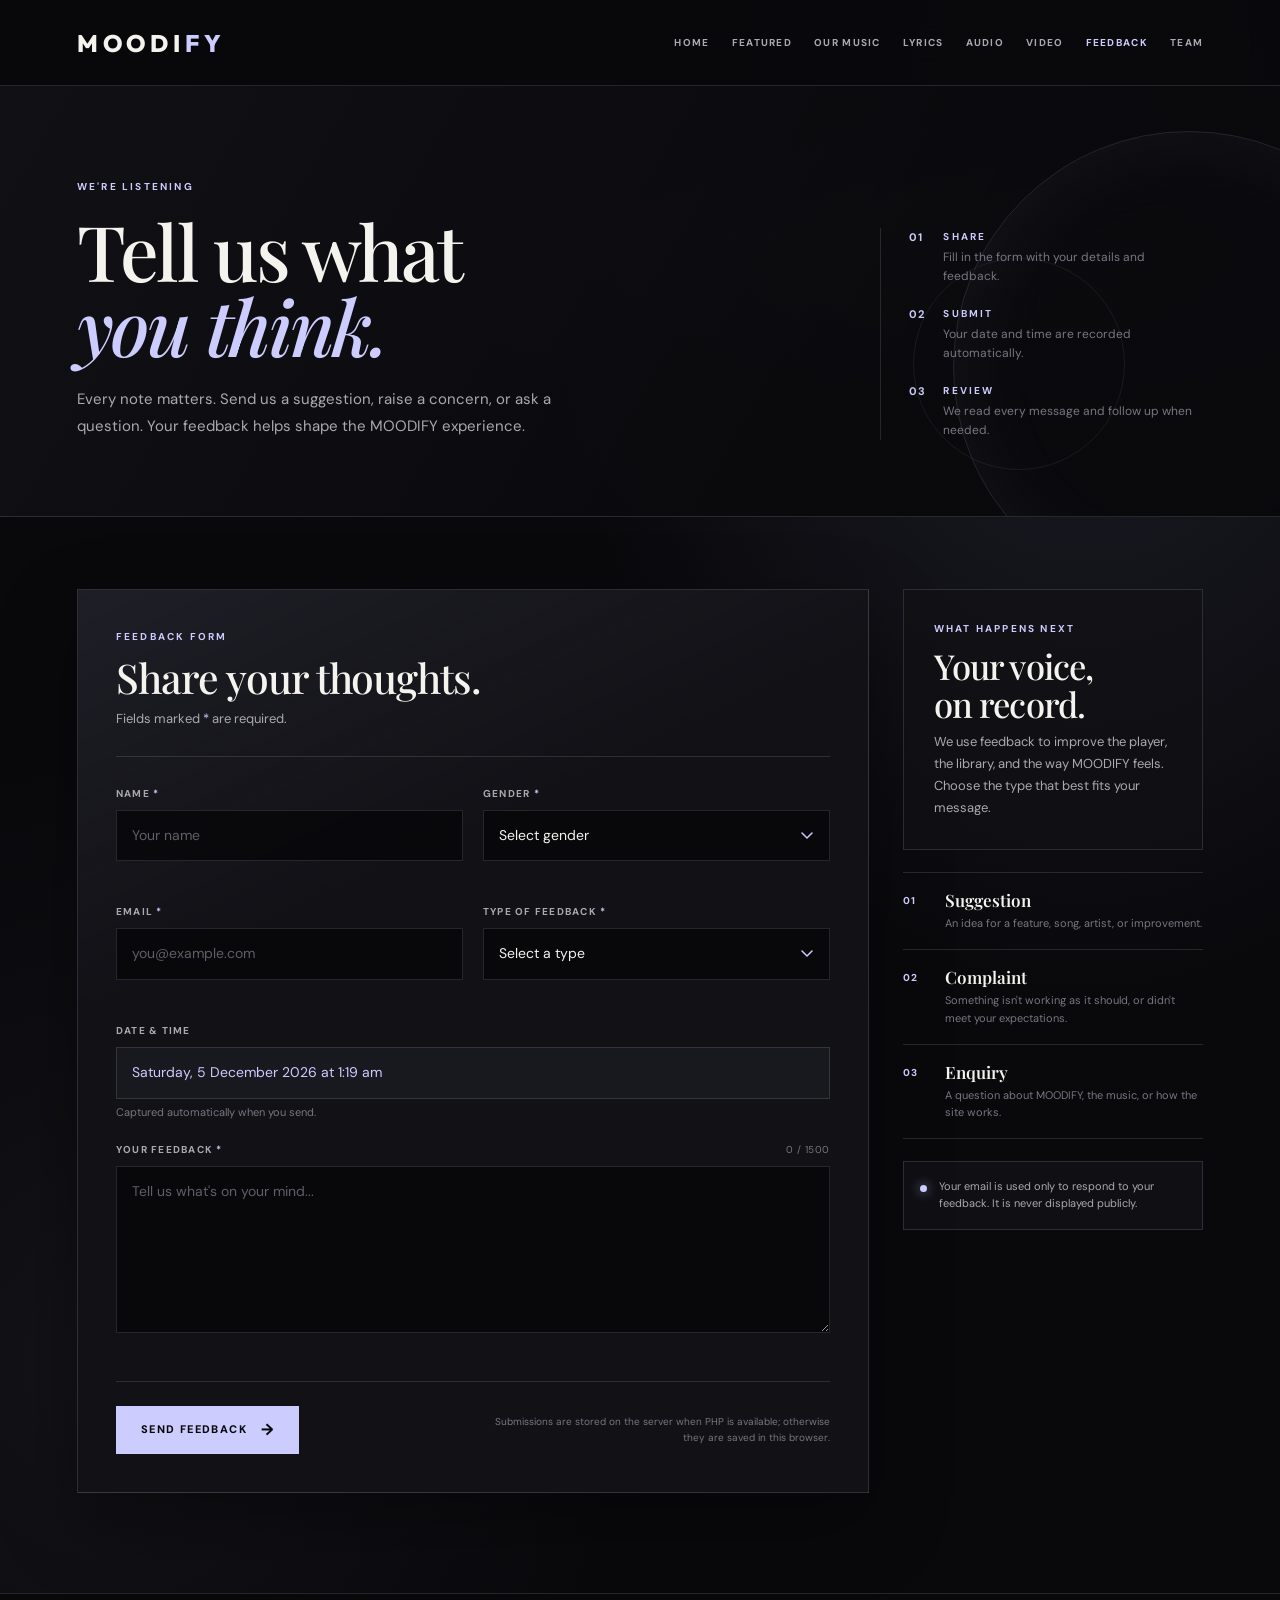
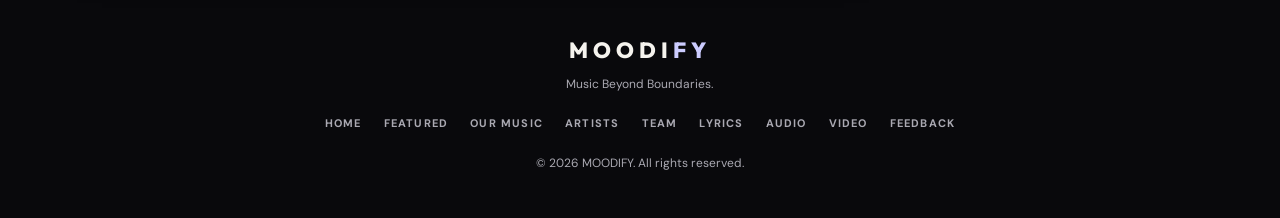
<file: feedback.html>
<!DOCTYPE html>
<html lang="en">
<head>
<meta charset="UTF-8">
<meta name="viewport" content="width=device-width, initial-scale=1.0">
<meta name="description" content="Share a suggestion, complaint, or enquiry with MOODIFY.">
<meta name="theme-color" content="#09090c">
<title>MOODIFY — Feedback</title>

<link rel="preconnect" href="https://fonts.googleapis.com">
<link rel="preconnect" href="https://fonts.gstatic.com" crossorigin>
<link href="https://fonts.googleapis.com/css2?family=DM+Sans:wght@400;500;600;700&family=Playfair+Display:ital,wght@0,500;0,600;0,700;1,500;1,600&family=Outfit:wght@800&display=swap" rel="stylesheet">

<link rel="stylesheet" href="logo.css" />
<link rel="stylesheet" href="header.css?v=2" />
<link rel="stylesheet" href="footer.css?v=1" />

<style>
:root {
    --black: #09090c;
    --panel: #111116;
    --surface: #191920;
    --lavender: #ccccff;
    --white: #f5f3ee;
    --grey: #aaa9b2;
    --muted: #777682;
    --border: rgba(255,255,255,0.12);
    --border-strong: rgba(204,204,255,0.28);
    --error: #ff9d9d;
}

* {
    margin: 0;
    padding: 0;
    box-sizing: border-box;
}

html {
    scroll-behavior: smooth;
}

body {
    min-height: 100vh;
    background:
        radial-gradient(ellipse at 85% 8%, rgba(145,145,200,0.16), transparent 36%),
        radial-gradient(ellipse at 8% 75%, rgba(204,204,255,0.05), transparent 32%),
        var(--black);
    color: var(--white);
    font-family: 'DM Sans', sans-serif;
    line-height: 1.7;
    overflow-x: hidden;
}

a {
    color: inherit;
    text-decoration: none;
}

button,
input,
select,
textarea {
    font: inherit;
}

button {
    cursor: pointer;
}

.container {
    width: 88%;
    max-width: 1250px;
    margin: 0 auto;
}


header {
    position: sticky;
    top: 0;
    z-index: 100;
    background: rgba(9,9,12,0.94);
    border-bottom: 1px solid var(--border);
    backdrop-filter: blur(16px);
    -webkit-backdrop-filter: blur(16px);
}

nav {
    min-height: 85px;
    display: flex;
    align-items: center;
    justify-content: space-between;
    gap: 25px;
}

.nav-links {
    display: flex;
    align-items: center;
    gap: 22px;
    flex-wrap: wrap;
}

.nav-links a {
    font-size: 10px;
    font-weight: 700;
    letter-spacing: 1.3px;
    color: var(--grey);
    transition: color 0.25s;
}

.nav-links a:hover,
.nav-links a.active {
    color: var(--lavender);
}


.feedback-hero {
    position: relative;
    overflow: hidden;
    padding: 92px 0 76px;
    border-bottom: 1px solid var(--border);
    background:
        linear-gradient(120deg, rgba(17,17,22,0.92), rgba(9,9,12,0.96) 72%),
        radial-gradient(ellipse at 78% 42%, rgba(145,145,200,0.2), transparent 42%);
}

.feedback-hero::before,
.feedback-hero::after {
    content: "";
    position: absolute;
    border: 1px solid rgba(204,204,255,0.13);
    border-radius: 50%;
    pointer-events: none;
}

.feedback-hero::before {
    width: 470px;
    height: 470px;
    right: -145px;
    top: 45px;
    box-shadow: 0 0 90px rgba(204,204,255,0.06) inset;
}

.feedback-hero::after {
    width: 210px;
    height: 210px;
    right: 155px;
    top: 172px;
    border-color: rgba(204,204,255,0.08);
}

.hero-inner {
    position: relative;
    z-index: 1;
    display: grid;
    grid-template-columns: minmax(0, 1.25fr) minmax(250px, 0.55fr);
    gap: 70px;
    align-items: end;
}

.eyebrow,
.card-kicker,
.meta-label {
    display: block;
    color: var(--lavender);
    font-size: 10px;
    font-weight: 700;
    letter-spacing: 2.2px;
    text-transform: uppercase;
}

.hero-copy h1 {
    margin: 18px 0 22px;
    font-family: 'Playfair Display', Georgia, serif;
    font-size: clamp(3rem, 6vw, 5.4rem);
    font-weight: 500;
    line-height: 0.98;
    letter-spacing: -0.035em;
}

.hero-copy h1 em {
    color: var(--lavender);
    font-weight: 500;
}

.hero-copy p {
    max-width: 540px;
    color: var(--grey);
    font-size: 15px;
    line-height: 1.8;
}

.hero-meta {
    display: grid;
    gap: 20px;
    padding-left: 28px;
    border-left: 1px solid var(--border);
}

.meta-row {
    display: grid;
    grid-template-columns: 22px 1fr;
    gap: 12px;
    align-items: start;
}

.meta-number {
    color: var(--lavender);
    font-size: 11px;
    font-weight: 700;
    letter-spacing: 1px;
    line-height: 1.7;
}

.meta-row p {
    margin-top: 3px;
    color: var(--muted);
    font-size: 12px;
    line-height: 1.55;
}


.feedback-section {
    padding: 72px 0 100px;
}

.feedback-layout {
    display: grid;
    grid-template-columns: minmax(0, 1.45fr) minmax(280px, 0.55fr);
    gap: 34px;
    align-items: start;
}

.form-card {
    background:
        linear-gradient(155deg, rgba(204,204,255,0.07), rgba(17,17,22,0.96) 34%),
        var(--panel);
    border: 1px solid var(--border);
    box-shadow: 0 30px 70px rgba(0,0,0,0.35);
    padding: 38px;
}

.card-heading {
    padding-bottom: 26px;
    margin-bottom: 28px;
    border-bottom: 1px solid var(--border);
}

.card-heading h2,
.info-card h2,
.success-panel h2 {
    margin: 10px 0 8px;
    font-family: 'Playfair Display', Georgia, serif;
    font-size: clamp(2rem, 3.2vw, 2.8rem);
    font-weight: 500;
    line-height: 1.1;
    letter-spacing: -0.025em;
}

.card-heading p,
.info-card p,
.success-panel > p {
    color: var(--grey);
    font-size: 13px;
    line-height: 1.7;
}

.required {
    color: var(--lavender);
}

.form-grid {
    display: grid;
    grid-template-columns: repeat(2, minmax(0, 1fr));
    gap: 20px;
}

.field {
    display: flex;
    flex-direction: column;
    min-width: 0;
}

.field-full {
    grid-column: 1 / -1;
}

.field label,
.honeypot label {
    margin-bottom: 8px;
    color: var(--grey);
    font-size: 10px;
    font-weight: 700;
    letter-spacing: 1.25px;
    text-transform: uppercase;
}

.label-row {
    display: flex;
    align-items: center;
    justify-content: space-between;
    gap: 12px;
    margin-bottom: 8px;
}

.label-row label {
    margin-bottom: 0;
}

.char-count {
    color: var(--muted);
    font-size: 10px;
    letter-spacing: 0.5px;
    font-variant-numeric: tabular-nums;
}

.field input,
.field select,
.field textarea {
    width: 100%;
    border: 1px solid var(--border);
    border-radius: 0;
    background: rgba(5,5,8,0.72);
    color: var(--white);
    padding: 13px 15px;
    font-size: 14px;
    outline: none;
    transition: border-color 0.2s, box-shadow 0.2s, background-color 0.2s;
}

.field select {
    appearance: none;
    -webkit-appearance: none;
    padding-right: 42px;
    background-image: url("data:image/svg+xml,%3Csvg xmlns='http://www.w3.org/2000/svg' width='12' height='8' viewBox='0 0 12 8'%3E%3Cpath d='M1 1l5 5 5-5' fill='none' stroke='%23ccccff' stroke-width='1.5' stroke-linecap='round'/%3E%3C/svg%3E");
    background-repeat: no-repeat;
    background-position: right 16px center;
    background-size: 12px 8px;
}

.field select option {
    background: #111116;
    color: var(--white);
}

.field input::placeholder,
.field textarea::placeholder {
    color: #5f5e69;
}

.field input:focus,
.field select:focus,
.field textarea:focus {
    border-color: var(--border-strong);
    background-color: rgba(12,12,18,0.95);
    box-shadow: 0 0 0 3px rgba(204,204,255,0.08);
}

.field textarea {
    min-height: 160px;
    resize: vertical;
    line-height: 1.65;
}

.field input[readonly] {
    color: var(--lavender);
    background: rgba(204,204,255,0.04);
    cursor: default;
}

.field.invalid input,
.field.invalid select,
.field.invalid textarea {
    border-color: rgba(255,157,157,0.75);
    box-shadow: 0 0 0 3px rgba(255,157,157,0.06);
}

.field-error {
    min-height: 16px;
    margin-top: 6px;
    color: var(--error);
    font-size: 11px;
    line-height: 1.4;
}

.hint {
    margin-top: 6px;
    color: var(--muted);
    font-size: 11px;
    line-height: 1.45;
}

.honeypot {
    position: absolute;
    left: -9999px;
    width: 1px;
    height: 1px;
    overflow: hidden;
}

.form-status {
    margin-bottom: 22px;
    padding: 12px 14px;
    border: 1px solid rgba(255,157,157,0.35);
    background: rgba(255,157,157,0.07);
    color: var(--error);
    font-size: 12px;
    line-height: 1.5;
}

.form-footer {
    display: flex;
    align-items: center;
    justify-content: space-between;
    gap: 22px;
    margin-top: 26px;
    padding-top: 24px;
    border-top: 1px solid var(--border);
}

.submit-btn {
    display: inline-flex;
    align-items: center;
    justify-content: center;
    gap: 14px;
    min-height: 48px;
    padding: 0 24px;
    border: 1px solid var(--lavender);
    background: var(--lavender);
    color: #09090c;
    font-size: 11px;
    font-weight: 800;
    letter-spacing: 1.4px;
    text-transform: uppercase;
    transition: background-color 0.2s, color 0.2s, transform 0.2s;
}

.submit-btn:hover:not(:disabled) {
    background: #e4e4ff;
    transform: translateY(-1px);
}

.submit-btn:disabled {
    opacity: 0.6;
    cursor: wait;
    transform: none;
}

.submit-btn .arrow {
    font-size: 16px;
    line-height: 1;
    transition: transform 0.2s;
}

.submit-btn:hover:not(:disabled) .arrow {
    transform: translateX(3px);
}

.storage-note {
    max-width: 340px;
    color: var(--muted);
    font-size: 10px;
    line-height: 1.55;
    text-align: right;
}


.success-panel {
    padding: 10px 4px 4px;
    outline: none;
}

.success-mark {
    display: flex;
    align-items: center;
    justify-content: center;
    width: 52px;
    height: 52px;
    margin-bottom: 22px;
    border: 1px solid var(--border-strong);
    border-radius: 50%;
    color: var(--lavender);
    background: rgba(204,204,255,0.06);
}

.success-mark svg {
    width: 23px;
    height: 23px;
    fill: none;
    stroke: currentColor;
    stroke-width: 1.7;
    stroke-linecap: round;
    stroke-linejoin: round;
}

.receipt {
    display: grid;
    grid-template-columns: repeat(2, minmax(0, 1fr));
    gap: 1px;
    margin: 28px 0;
    background: var(--border);
    border: 1px solid var(--border);
}

.receipt div {
    background: var(--panel);
    padding: 14px 16px;
}

.receipt .receipt-wide {
    grid-column: 1 / -1;
}

.receipt dd.message-value {
    white-space: pre-wrap;
}

.receipt dt {
    color: var(--muted);
    font-size: 9px;
    font-weight: 700;
    letter-spacing: 1.3px;
    text-transform: uppercase;
}

.receipt dd {
    margin-top: 4px;
    color: var(--white);
    font-size: 13px;
    line-height: 1.5;
    overflow-wrap: anywhere;
}

.ghost-btn {
    min-height: 44px;
    padding: 0 18px;
    border: 1px solid var(--border-strong);
    background: transparent;
    color: var(--lavender);
    font-size: 10px;
    font-weight: 800;
    letter-spacing: 1.2px;
    text-transform: uppercase;
    transition: background-color 0.2s, border-color 0.2s;
}

.ghost-btn:hover {
    background: rgba(204,204,255,0.08);
    border-color: var(--lavender);
}


.info-panel {
    position: sticky;
    top: 112px;
    display: grid;
    gap: 22px;
}

.info-card {
    padding: 30px;
    border: 1px solid var(--border);
    background: rgba(17,17,22,0.72);
}

.info-card h2 {
    font-size: clamp(1.8rem, 2.7vw, 2.4rem);
}

.response-list {
    border-top: 1px solid var(--border);
}

.response-item {
    display: grid;
    grid-template-columns: 30px 1fr;
    gap: 12px;
    padding: 17px 0;
    border-bottom: 1px solid var(--border);
}

.response-index {
    padding-top: 2px;
    color: var(--lavender);
    font-size: 10px;
    font-weight: 700;
    letter-spacing: 1px;
}

.response-item h3 {
    font-family: 'Playfair Display', Georgia, serif;
    font-size: 17px;
    font-weight: 600;
    line-height: 1.25;
}

.response-item p {
    margin-top: 4px;
    color: var(--muted);
    font-size: 11px;
    line-height: 1.55;
}

.privacy-card {
    display: flex;
    gap: 12px;
    padding: 16px;
    border: 1px solid rgba(204,204,255,0.16);
    background: rgba(204,204,255,0.035);
}

.privacy-dot {
    width: 7px;
    height: 7px;
    margin-top: 7px;
    flex: 0 0 auto;
    border-radius: 50%;
    background: var(--lavender);
    box-shadow: 0 0 12px rgba(204,204,255,0.7);
}

.privacy-card p {
    color: var(--grey);
    font-size: 11px;
    line-height: 1.6;
}


footer {
    border-top: 1px solid var(--border);
    padding: 48px 0 38px;
    text-align: center;
}

footer p {
    color: var(--muted);
    font-size: 12px;
}

.footer-links {
    display: flex;
    flex-wrap: wrap;
    justify-content: center;
    gap: 10px 22px;
    margin: 22px 0 26px;
}

.footer-links a {
    color: var(--grey);
    font-size: 10px;
    font-weight: 700;
    letter-spacing: 1.2px;
    text-transform: uppercase;
    transition: color 0.2s;
}

.footer-links a:hover {
    color: var(--lavender);
}


.reveal {
    animation: rise 0.55s ease both;
}

.info-panel.reveal {
    animation-delay: 0.08s;
}

@keyframes rise {
    from {
        opacity: 0;
        transform: translateY(14px);
    }
    to {
        opacity: 1;
        transform: translateY(0);
    }
}


@media (max-width: 980px) {
    .hero-inner,
    .feedback-layout {
        grid-template-columns: 1fr;
    }

    .hero-meta {
        grid-template-columns: repeat(3, minmax(0, 1fr));
        gap: 16px;
        padding-left: 0;
        padding-top: 24px;
        border-left: 0;
        border-top: 1px solid var(--border);
    }

    .info-panel {
        position: static;
    }
}

@media (max-width: 720px) {
    .feedback-hero {
        padding: 64px 0 52px;
    }

    .feedback-hero::before {
        width: 320px;
        height: 320px;
        right: -170px;
        top: 80px;
    }

    .feedback-hero::after {
        display: none;
    }

    .feedback-section {
        padding: 48px 0 70px;
    }

    .form-card {
        padding: 24px;
    }

    .form-grid,
    .receipt {
        grid-template-columns: 1fr;
    }

    .form-footer {
        align-items: flex-start;
        flex-direction: column;
    }

    .storage-note {
        max-width: none;
        text-align: left;
    }

    .submit-btn {
        width: 100%;
    }

    .hero-meta {
        grid-template-columns: 1fr;
    }

    .hero-meta .meta-row {
        grid-template-columns: 24px 1fr;
    }
}

@media (prefers-reduced-motion: reduce) {
    *,
    *::before,
    *::after {
        animation-duration: 0.01ms !important;
        animation-iteration-count: 1 !important;
        scroll-behavior: auto !important;
        transition-duration: 0.01ms !important;
    }
}
</style>
</head>

<body>

<header class="global-header">
    <div class="header-container">
        <nav class="global-nav" aria-label="Main navigation">
            <a href="index.html" class="moodify-logo">MOODI<span>FY</span></a>

            <div class="nav-links">
                <a href="index.html">HOME</a>
                <a href="index.html#featured">FEATURED</a>
                <a href="index.html#charts">OUR MUSIC</a>
                <a href="player.html?v=20#lyrics">LYRICS</a>
                <a href="player.html?v=20">AUDIO</a>
                <a href="video.html">VIDEO</a>
                <a href="feedback.html" class="active" aria-current="page">FEEDBACK</a>
                <a href="index.html#team">TEAM</a>
            </div>
        </nav>
    </div>
</header>

<main>

<section class="feedback-hero">
    <div class="container hero-inner">
        <div class="hero-copy">
            <span class="eyebrow">WE'RE LISTENING</span>
            <h1>Tell us what<br><em>you think.</em></h1>
            <p>
                Every note matters. Send us a suggestion, raise a concern, or ask a question.
                Your feedback helps shape the MOODIFY experience.
            </p>
        </div>

        <div class="hero-meta">
            <div class="meta-row">
                <span class="meta-number">01</span>
                <div>
                    <span class="meta-label">SHARE</span>
                    <p>Fill in the form with your details and feedback.</p>
                </div>
            </div>
            <div class="meta-row">
                <span class="meta-number">02</span>
                <div>
                    <span class="meta-label">SUBMIT</span>
                    <p>Your date and time are recorded automatically.</p>
                </div>
            </div>
            <div class="meta-row">
                <span class="meta-number">03</span>
                <div>
                    <span class="meta-label">REVIEW</span>
                    <p>We read every message and follow up when needed.</p>
                </div>
            </div>
        </div>
    </div>
</section>

<section class="feedback-section">
    <div class="container feedback-layout">

        <div class="form-card reveal">
            <div class="card-heading">
                <span class="card-kicker">FEEDBACK FORM</span>
                <h2>Share your thoughts.</h2>
                <p>Fields marked <span class="required">*</span> are required.</p>
            </div>

            <form id="feedbackForm" novalidate>
                <div class="form-status" id="formStatus" role="alert" aria-live="assertive" hidden></div>

                <div class="form-grid">
                    <div class="field">
                        <label for="name">Name <span class="required">*</span></label>
                        <input
                            type="text"
                            id="name"
                            name="name"
                            placeholder="Your name"
                            maxlength="80"
                            autocomplete="name"
                            required
                            aria-describedby="nameError"
                        >
                        <p class="field-error" id="nameError"></p>
                    </div>

                    <div class="field">
                        <label for="gender">Gender <span class="required">*</span></label>
                        <select id="gender" name="gender" required aria-describedby="genderError">
                            <option value="">Select gender</option>
                            <option value="Female">Female</option>
                            <option value="Male">Male</option>
                        </select>
                        <p class="field-error" id="genderError"></p>
                    </div>

                    <div class="field">
                        <label for="email">Email <span class="required">*</span></label>
                        <input
                            type="email"
                            id="email"
                            name="email"
                            placeholder="you@example.com"
                            maxlength="120"
                            autocomplete="email"
                            required
                            aria-describedby="emailError"
                        >
                        <p class="field-error" id="emailError"></p>
                    </div>

                    <div class="field">
                        <label for="type">Type of Feedback <span class="required">*</span></label>
                        <select id="type" name="type" required aria-describedby="typeError">
                            <option value="">Select a type</option>
                            <option value="Suggestion">Suggestion</option>
                            <option value="Complaint">Complaint</option>
                            <option value="Enquiry">Enquiry</option>
                        </select>
                        <p class="field-error" id="typeError"></p>
                    </div>

                    <div class="field field-full">
                        <label for="dateTime">Date &amp; Time</label>
                        <input
                            type="text"
                            id="dateTime"
                            name="dateTime"
                            readonly
                            aria-describedby="dateTimeHint"
                        >
                        <p class="hint" id="dateTimeHint">Captured automatically when you send.</p>
                    </div>

                    <div class="field field-full">
                        <div class="label-row">
                            <label for="message">Your Feedback <span class="required">*</span></label>
                            <span class="char-count" id="charCount">0 / 1500</span>
                        </div>
                        <textarea
                            id="message"
                            name="message"
                            placeholder="Tell us what's on your mind..."
                            maxlength="1500"
                            rows="6"
                            required
                            aria-describedby="messageError"
                        ></textarea>
                        <p class="field-error" id="messageError"></p>
                    </div>
                </div>

                <div class="honeypot" aria-hidden="true">
                    <label for="website">Website</label>
                    <input type="text" id="website" name="website" tabindex="-1" autocomplete="off">
                </div>

                <div class="form-footer">
                    <button type="submit" class="submit-btn" id="submitBtn">
                        <span id="submitLabel">Send Feedback</span>
                        <span class="arrow" aria-hidden="true">&rarr;</span>
                    </button>
                    <p class="storage-note">
                        Submissions are stored on the server when PHP is available;
                        otherwise they are saved in this browser.
                    </p>
                </div>
            </form>

            <div class="success-panel" id="successPanel" role="status" tabindex="-1" hidden>
                <div class="success-mark" aria-hidden="true">
                    <svg viewBox="0 0 24 24"><path d="M5 13l4 4L19 7"/></svg>
                </div>
                <span class="card-kicker">SUBMITTED</span>
                <h2>Feedback received.</h2>
                <p>Thank you, <strong id="successName"></strong>. We've logged your feedback.</p>

                <dl class="receipt">
                    <div>
                        <dt>Name</dt>
                        <dd id="successReceiptName"></dd>
                    </div>
                    <div>
                        <dt>Gender</dt>
                        <dd id="successGender"></dd>
                    </div>
                    <div>
                        <dt>Email</dt>
                        <dd id="successEmail"></dd>
                    </div>
                    <div>
                        <dt>Type</dt>
                        <dd id="successType"></dd>
                    </div>
                    <div class="receipt-wide">
                        <dt>Feedback</dt>
                        <dd id="successMessage" class="message-value"></dd>
                    </div>
                    <div>
                        <dt>Date &amp; Time</dt>
                        <dd id="successDate"></dd>
                    </div>
                    <div>
                        <dt>Reference</dt>
                        <dd id="successRef"></dd>
                    </div>
                </dl>

                <button type="button" class="ghost-btn" id="anotherBtn">Send another feedback</button>
            </div>
        </div>

        <aside class="info-panel reveal">
            <div class="info-card">
                <span class="card-kicker">WHAT HAPPENS NEXT</span>
                <h2>Your voice,<br>on record.</h2>
                <p>
                    We use feedback to improve the player, the library, and the way
                    MOODIFY feels. Choose the type that best fits your message.
                </p>
            </div>

            <div class="response-list">
                <div class="response-item">
                    <span class="response-index">01</span>
                    <div>
                        <h3>Suggestion</h3>
                        <p>An idea for a feature, song, artist, or improvement.</p>
                    </div>
                </div>
                <div class="response-item">
                    <span class="response-index">02</span>
                    <div>
                        <h3>Complaint</h3>
                        <p>Something isn't working as it should, or didn't meet your expectations.</p>
                    </div>
                </div>
                <div class="response-item">
                    <span class="response-index">03</span>
                    <div>
                        <h3>Enquiry</h3>
                        <p>A question about MOODIFY, the music, or how the site works.</p>
                    </div>
                </div>
            </div>

            <div class="privacy-card">
                <span class="privacy-dot" aria-hidden="true"></span>
                <p>
                    Your email is used only to respond to your feedback.
                    It is never displayed publicly.
                </p>
            </div>
        </aside>

    </div>
</section>

</main>

<footer class="global-footer">
    <div class="footer-container">
        <h2 class="moodify-logo moodify-logo-footer">MOODI<span>FY</span></h2>
        <p>Music Beyond Boundaries.</p>

        <div class="footer-links">
            <a href="index.html">Home</a>
            <a href="index.html#featured">Featured</a>
            <a href="index.html#charts">Our Music</a>
            <a href="index.html#artists">Artists</a>
            <a href="index.html#team">Team</a>
            <a href="player.html?v=20#lyrics">Lyrics</a>
            <a href="player.html?v=20">Audio</a>
            <a href="video.html">Video</a>
            <a href="feedback.html">Feedback</a>
        </div>

        <p>&copy; 2026 MOODIFY. All rights reserved.</p>
    </div>
</footer>

<script>
(() => {
    'use strict';

    const STORAGE_KEY = 'moodify_feedback_submissions';
    const MAX_MESSAGE = 1500;
    const VERCEL_FEEDBACK_ENDPOINT = 'https://moodify-php.vercel.app/feedback.php';
    const useVercelEndpoint = location.hostname.endsWith('github.io');
    const feedbackEndpoint = useVercelEndpoint
        ? VERCEL_FEEDBACK_ENDPOINT
        : 'feedback.php';

    const form = document.getElementById('feedbackForm');
    const formStatus = document.getElementById('formStatus');
    const successPanel = document.getElementById('successPanel');
    const submitBtn = document.getElementById('submitBtn');
    const submitLabel = document.getElementById('submitLabel');
    const anotherBtn = document.getElementById('anotherBtn');
    const charCount = document.getElementById('charCount');
    const dateTimeInput = document.getElementById('dateTime');
    const successName = document.getElementById('successName');
    const successReceiptName = document.getElementById('successReceiptName');
    const successGender = document.getElementById('successGender');
    const successEmail = document.getElementById('successEmail');
    const successRef = document.getElementById('successRef');
    const successType = document.getElementById('successType');
    const successMessage = document.getElementById('successMessage');
    const successDate = document.getElementById('successDate');

    const fields = {
        name: document.getElementById('name'),
        gender: document.getElementById('gender'),
        email: document.getElementById('email'),
        type: document.getElementById('type'),
        message: document.getElementById('message')
    };

    const errorElements = {
        name: document.getElementById('nameError'),
        gender: document.getElementById('genderError'),
        email: document.getElementById('emailError'),
        type: document.getElementById('typeError'),
        message: document.getElementById('messageError')
    };

    const dateFormatter = new Intl.DateTimeFormat('en-MY', {
        dateStyle: 'full',
        timeStyle: 'short'
    });

    function formatDateTime(date) {
        return dateFormatter.format(date);
    }

    function updateDateTime(date = new Date()) {
        dateTimeInput.value = formatDateTime(date);
    }

    function updateCharCount() {
        charCount.textContent = `${fields.message.value.length} / ${MAX_MESSAGE}`;
    }

    function setStatus(message) {
        formStatus.textContent = message;
        formStatus.hidden = !message;
    }

    function clearStatus() {
        setStatus('');
    }

    function setFieldError(name, message) {
        const field = fields[name];
        const error = errorElements[name];
        if (!field || !error) return;

        error.textContent = message || '';
        field.setAttribute('aria-invalid', message ? 'true' : 'false');
        const wrapper = field.closest('.field');
        if (wrapper) wrapper.classList.toggle('invalid', Boolean(message));
    }

    function clearErrors() {
        Object.keys(fields).forEach((name) => setFieldError(name, ''));
        clearStatus();
    }

    function validate() {
        let firstInvalid = null;
        const errors = {};

        const name = fields.name.value.trim();
        const gender = fields.gender.value;
        const email = fields.email.value.trim();
        const type = fields.type.value;
        const message = fields.message.value.trim();

        if (name.length < 2) {
            errors.name = 'Please enter your name (at least 2 characters).';
        } else if (name.length > 80) {
            errors.name = 'Name must be 80 characters or fewer.';
        }

        if (!gender) {
            errors.gender = 'Please select a gender.';
        }

        if (!email) {
            errors.email = 'Please enter your email address.';
        } else if (!/^[^\s@]+@[^\s@]+\.[^\s@]+$/.test(email)) {
            errors.email = 'Please enter a valid email address.';
        } else if (email.length > 120) {
            errors.email = 'Email must be 120 characters or fewer.';
        }

        if (!type) {
            errors.type = 'Please choose a feedback type.';
        }

        if (message.length < 10) {
            errors.message = 'Please write at least 10 characters.';
        } else if (message.length > MAX_MESSAGE) {
            errors.message = `Feedback must be ${MAX_MESSAGE} characters or fewer.`;
        }

        Object.keys(fields).forEach((key) => {
            setFieldError(key, errors[key] || '');
            if (errors[key] && !firstInvalid) firstInvalid = fields[key];
        });

        if (firstInvalid) {
            setStatus('Please check the highlighted fields and try again.');
            firstInvalid.focus();
            return false;
        }

        return true;
    }

    function buildPayload() {
        return {
            name: fields.name.value.trim(),
            gender: fields.gender.value,
            email: fields.email.value.trim(),
            type: fields.type.value,
            message: fields.message.value.trim(),
            submittedAt: new Date().toISOString()
        };
    }

    function makeReference() {
        if (window.crypto && typeof window.crypto.getRandomValues === 'function') {
            const bytes = new Uint8Array(3);
            window.crypto.getRandomValues(bytes);
            return 'MOOD-' + Array.from(bytes, (b) => b.toString(16).padStart(2, '0')).join('').toUpperCase();
        }
        return 'MOOD-' + Math.random().toString(16).slice(2, 8).toUpperCase();
    }

    function saveLocally(payload) {
        const record = {
            ...payload,
            reference: makeReference()
        };

        try {
            const existing = JSON.parse(localStorage.getItem(STORAGE_KEY) || '[]');
            const list = Array.isArray(existing) ? existing : [];
            list.unshift(record);
            localStorage.setItem(STORAGE_KEY, JSON.stringify(list.slice(0, 50)));
        } catch (error) {
            console.warn('Local feedback storage is unavailable.', error);
        }

        return {
            reference: record.reference,
            submittedAt: record.submittedAt
        };
    }

    async function submitToServer(payload) {
        const response = await fetch(feedbackEndpoint, {
            method: 'POST',
            headers: {
                'Content-Type': 'application/json',
                'Accept': 'application/json'
            },
            body: JSON.stringify(payload)
        });

        const contentType = response.headers.get('content-type') || '';
        if (!contentType.includes('application/json')) {
            throw new Error('PHP feedback endpoint is unavailable.');
        }

        const data = await response.json();

        if (response.status === 422) {
            const error = new Error(data.error || 'Please check your details and try again.');
            error.isValidationError = true;
            throw error;
        }

        if (!response.ok || !data.ok) {
            throw new Error(data.error || 'The feedback server could not save your message.');
        }

        return {
            reference: data.reference,
            submittedAt: data.submittedAt
        };
    }

    function setLoading(loading) {
        submitBtn.disabled = loading;
        submitLabel.textContent = loading ? 'Sending...' : 'Send Feedback';
    }

    function showSuccess(payload, result) {
        form.hidden = true;
        successPanel.hidden = false;
        successName.textContent = payload.name;
        successReceiptName.textContent = payload.name;
        successGender.textContent = payload.gender;
        successEmail.textContent = payload.email;
        successRef.textContent = result.reference;
        successType.textContent = payload.type;
        successMessage.textContent = payload.message;
        successDate.textContent = formatDateTime(new Date(result.submittedAt || payload.submittedAt));
        successPanel.focus();
    }

    function resetForm() {
        form.reset();
        clearErrors();
        updateDateTime();
        updateCharCount();
        form.hidden = false;
        successPanel.hidden = true;
        fields.name.focus();
    }

    fields.message.addEventListener('input', updateCharCount);

    Object.keys(fields).forEach((name) => {
        const field = fields[name];
        field.addEventListener('input', () => {
            setFieldError(name, '');
            if (formStatus.textContent.includes('highlighted fields')) clearStatus();
        });
        field.addEventListener('change', () => {
            setFieldError(name, '');
            if (formStatus.textContent.includes('highlighted fields')) clearStatus();
        });
    });

    form.addEventListener('submit', async (event) => {
        event.preventDefault();
        clearStatus();

        if (document.getElementById('website').value) {
            setStatus('Unable to submit this form.');
            return;
        }

        if (!validate()) return;

        const payload = buildPayload();
        updateDateTime(new Date(payload.submittedAt));
        setLoading(true);

        try {
            let result = await submitToServer(payload);

            if (!result) {
                result = saveLocally(payload);
            }

            showSuccess(payload, result);
        } catch (error) {
            if (error.isValidationError) {
                setStatus(error.message);
            } else {
                console.warn('Server submission failed; saving locally instead.', error);
                const result = saveLocally(payload);
                showSuccess(payload, result);
            }
        } finally {
            setLoading(false);
        }
    });

    anotherBtn.addEventListener('click', resetForm);

    updateDateTime();
    updateCharCount();
})();
</script>

</body>
</html>
</file>
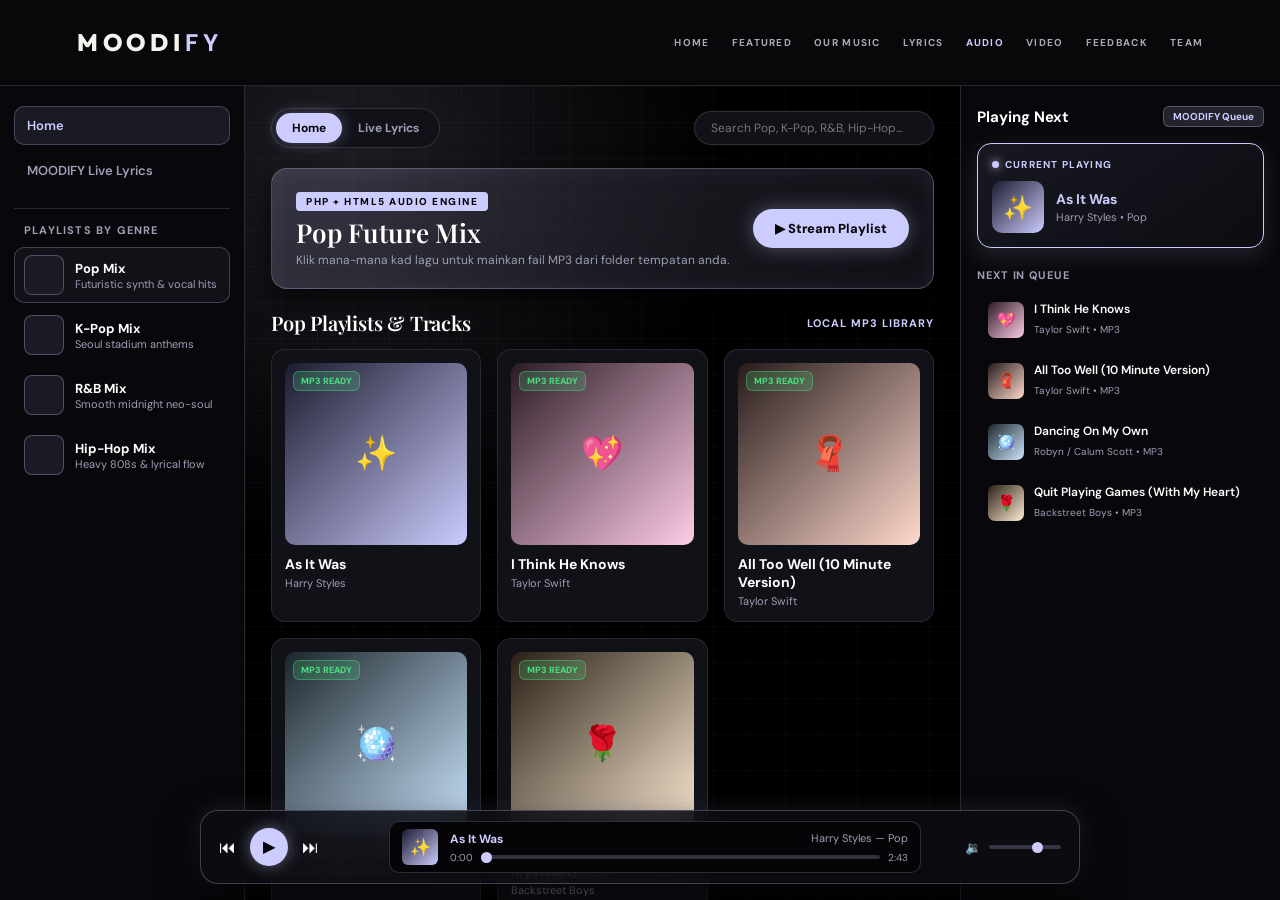
<file: player.html>
<!DOCTYPE html>
<html lang="en">
<head>
  <meta charset="UTF-8" />
  <meta name="viewport" content="width=device-width, initial-scale=1.0" />
  <meta http-equiv="Cache-Control" content="no-store" />
  <meta http-equiv="Pragma" content="no-cache" />
  <title>MOODIFY - Music Player</title>
  <link href="https://fonts.googleapis.com/css2?family=DM+Sans:wght@400;500;600;700&family=Playfair+Display:ital,wght@0,500;0,600;0,700;1,500;1,600&family=Outfit:wght@800&display=swap" rel="stylesheet" />
  <style>
    :root {
      --bg-black: #000000;
      --bg-panel: #08080C;
      --bg-surface: #111118;
      --bg-elevated: #1A1A24;
      --accent-pop: #CCCCFF;
      --accent-glow: rgba(204, 204, 255, 0.35);
      --border-subtle: rgba(204, 204, 255, 0.16);
      --text-primary: #FFFFFF;
      --text-secondary: #9E9EB5;
      --text-on-accent: #050508;
    }

    * {
      box-sizing: border-box;
      margin: 0;
      padding: 0;
      font-family: 'DM Sans', sans-serif;
    }

    body {
      background-color: var(--bg-black);
      color: var(--text-primary);
      height: 100vh;
      display: grid;
      grid-template-columns: 245px 1fr 320px;
      grid-template-rows: auto 1fr;
      grid-template-areas:
        "header header header"
        "sidebar main queue";
      overflow: hidden;
    }

    .sidebar {
      grid-area: sidebar;
      background-color: var(--bg-panel);
      border-right: 1px solid var(--border-subtle);
      display: flex;
      flex-direction: column;
      padding: 20px 14px;
      gap: 18px;
    }

    .nav-group {
      display: flex;
      flex-direction: column;
      gap: 6px;
    }

    .nav-item {
      display: flex;
      align-items: center;
      gap: 12px;
      padding: 10px 12px;
      border-radius: 10px;
      color: var(--text-secondary);
      font-weight: 600;
      font-size: 13px;
      cursor: pointer;
      transition: all 0.2s;
      border: 1px solid transparent;
    }

    .nav-item:hover, .nav-item.active {
      background-color: var(--bg-elevated);
      color: var(--accent-pop);
      border-color: rgba(204, 204, 255, 0.25);
    }

    .library-section {
      flex: 1;
      overflow-y: auto;
      border-top: 1px solid var(--border-subtle);
      padding-top: 14px;
    }

    .library-title {
      font-size: 11px;
      text-transform: uppercase;
      letter-spacing: 1.2px;
      color: var(--text-secondary);
      padding: 0 10px 10px;
      font-weight: 700;
    }

    .lib-item {
      display: flex;
      align-items: center;
      gap: 11px;
      padding: 8px 10px;
      border-radius: 10px;
      cursor: pointer;
      transition: all 0.2s;
      margin-bottom: 4px;
    }

    .lib-item:hover, .lib-item.selected {
      background-color: var(--bg-surface);
      box-shadow: inset 0 0 0 1px rgba(204, 204, 255, 0.25);
    }

    .lib-thumb {
      width: 40px;
      height: 40px;
      border-radius: 8px;
      display: flex;
      align-items: center;
      justify-content: center;
      font-size: 18px;
      border: 1px solid rgba(204, 204, 255, 0.3);
      background-color: var(--bg-elevated);
      background-size: cover;
      background-position: center;
      background-repeat: no-repeat;
    }

    .lib-thumb.genre-pop {
      background-image: url("https://images.unsplash.com/photo-1492684223066-81342ee5ff30?auto=format&fit=crop&w=240&q=80");
    }

    .lib-thumb.genre-kpop {
      background-image: url("https://images.unsplash.com/photo-1501386761578-eac5c94b800a?auto=format&fit=crop&w=240&q=80");
    }

    .lib-thumb.genre-rnb {
      background-image: url("https://images.unsplash.com/photo-1516280440614-37939bbacd81?auto=format&fit=crop&w=240&q=80");
    }

    .lib-thumb.genre-hiphop {
      background-image: url("https://images.unsplash.com/photo-1519608487953-e999c86e7455?auto=format&fit=crop&w=240&q=80");
    }

    .lib-info h4 { font-size: 13px; font-weight: 700; }
    .lib-info p { font-size: 11px; color: var(--text-secondary); }

    .main-view {
      grid-area: main;
      background-color: var(--bg-black);
      background-image: 
        radial-gradient(circle at 15% 10%, rgba(204, 204, 255, 0.14), transparent 40%),
        linear-gradient(rgba(204, 204, 255, 0.03) 1px, transparent 1px),
        linear-gradient(90deg, rgba(204, 204, 255, 0.03) 1px, transparent 1px);
      background-size: 100% 100%, 36px 36px, 36px 36px;
      overflow-y: auto;
      padding: 22px 26px 130px;
    }

    .topbar {
      display: flex;
      justify-content: space-between;
      align-items: center;
      gap: 14px;
      margin-bottom: 20px;
    }

    .mode-switcher {
      display: flex;
      background: var(--bg-surface);
      padding: 4px;
      border-radius: 500px;
      border: 1px solid var(--border-subtle);
    }

    .mode-btn {
      background: none;
      border: none;
      color: var(--text-secondary);
      padding: 7px 16px;
      border-radius: 500px;
      font-size: 12px;
      font-weight: 700;
      cursor: pointer;
      transition: all 0.2s;
    }

    .mode-btn.active {
      background: var(--accent-pop);
      color: var(--text-on-accent);
      box-shadow: 0 0 14px var(--accent-glow);
    }

    .search-box {
      background-color: var(--bg-surface);
      border: 1px solid var(--border-subtle);
      border-radius: 500px;
      padding: 8px 16px;
      color: var(--text-primary);
      width: 240px;
      font-size: 12px;
      outline: none;
    }

    .search-box:focus { border-color: var(--accent-pop); }

    .futuristic-hero {
      background: linear-gradient(125deg, rgba(204, 204, 255, 0.16), rgba(17, 17, 24, 0.92));
      border: 1px solid rgba(204, 204, 255, 0.3);
      border-radius: 16px;
      padding: 20px 24px;
      margin-bottom: 22px;
      display: flex;
      justify-content: space-between;
      align-items: center;
      box-shadow: 0 12px 30px rgba(0, 0, 0, 0.7), inset 0 0 24px rgba(204, 204, 255, 0.08);
    }

    .hero-tag {
      display: inline-block;
      font-size: 10px;
      font-weight: 800;
      letter-spacing: 1.5px;
      text-transform: uppercase;
      color: var(--text-on-accent);
      background: var(--accent-pop);
      padding: 3px 10px;
      border-radius: 4px;
      margin-bottom: 8px;
    }

    .futuristic-hero h1 { font-family: 'Playfair Display', Georgia, serif; font-size: 26px; font-weight: 600; line-height: 1.1; margin-bottom: 4px; }
    .futuristic-hero p { font-size: 12px; color: var(--text-secondary); }

    .hero-play-btn {
      background: var(--accent-pop);
      color: var(--text-on-accent);
      border: none;
      padding: 11px 22px;
      border-radius: 500px;
      font-weight: 800;
      font-size: 13px;
      cursor: pointer;
      box-shadow: 0 0 20px var(--accent-glow);
      transition: transform 0.2s;
    }

    .hero-play-btn:hover { transform: scale(1.05); }


    .pill {
      background-color: var(--bg-surface);
      color: var(--text-primary);
      border: 1px solid var(--border-subtle);
      padding: 6px 16px;
      border-radius: 500px;
      font-size: 12px;
      font-weight: 600;
      cursor: pointer;
      transition: all 0.2s;
    }

    .pill.active, .pill:hover {
      background-color: var(--accent-pop);
      color: var(--text-on-accent);
      border-color: var(--accent-pop);
      font-weight: 700;
    }

    .section-header {
      display: flex;
      justify-content: space-between;
      align-items: center;
      margin: 22px 0 14px;
    }

    .section-header h2 { font-family: 'Playfair Display', Georgia, serif; font-size: 20px; font-weight: 600; letter-spacing: -0.01em; line-height: 1.2; }
    .section-sub { font-size: 11px; color: var(--accent-pop); text-transform: uppercase; letter-spacing: 1px; font-weight: 700; }

    .card-grid {
      display: grid;
      grid-template-columns: repeat(auto-fill, minmax(165px, 1fr));
      gap: 16px;
    }

    .card {
      background-color: var(--bg-surface);
      border: 1px solid rgba(204, 204, 255, 0.12);
      padding: 13px;
      border-radius: 14px;
      cursor: pointer;
      transition: all 0.25s ease;
      position: relative;
    }

    .card:hover {
      background-color: var(--bg-elevated);
      border-color: var(--accent-pop);
      transform: translateY(-4px);
      box-shadow: 0 10px 24px rgba(204, 204, 255, 0.15);
    }

    .card-art {
      width: 100%;
      aspect-ratio: 1 / 1;
      border-radius: 10px;
      margin-bottom: 10px;
      display: flex;
      align-items: center;
      justify-content: center;
      font-size: 34px;
      position: relative;
      overflow: hidden;
    }

    .card-art > img,
    .queue-thumb > img,
    .apple-now-art > img,
    .lcd-art > img {
      position: absolute;
      inset: 0;
      width: 100%;
      height: 100%;
      object-fit: cover;
      border-radius: inherit;
      z-index: 1;
    }

    .card-art .status-badge,
    .card-art .spotify-fab { z-index: 2; }

    .queue-thumb,
    .apple-now-art,
    .lcd-art {
      position: relative;
      overflow: hidden;
    }

    .status-badge {
      position: absolute;
      top: 8px;
      left: 8px;
      font-size: 9px;
      font-weight: 800;
      padding: 3px 7px;
      border-radius: 6px;
      text-transform: uppercase;
    }
    .status-ready { background: rgba(74, 222, 128, 0.2); color: #4ade80; border: 1px solid rgba(74, 222, 128, 0.4); }
    .status-missing { background: rgba(248, 113, 113, 0.2); color: #f87171; border: 1px solid rgba(248, 113, 113, 0.4); }

    .spotify-fab {
      position: absolute;
      bottom: 8px;
      right: 8px;
      width: 38px;
      height: 38px;
      border-radius: 50%;
      background-color: var(--accent-pop);
      color: var(--text-on-accent);
      border: none;
      font-size: 15px;
      font-weight: bold;
      display: flex;
      align-items: center;
      justify-content: center;
      cursor: pointer;
      opacity: 0;
      transform: translateY(6px);
      transition: all 0.2s;
    }

    .card:hover .spotify-fab { opacity: 1; transform: translateY(0); }
    .card h3 { font-size: 14px; font-weight: 700; margin-bottom: 3px; }
    .card p { font-size: 11px; color: var(--text-secondary); }

    .genius-split { display: grid; grid-template-columns: 1.1fr 1fr; gap: 16px; margin-top: 10px; }
    .genius-box { background: var(--bg-surface); border: 1px solid var(--border-subtle); border-radius: 14px; padding: 16px; }
    .genius-box-header { display: flex; justify-content: space-between; align-items: center; margin-bottom: 12px; padding-bottom: 8px; border-bottom: 1px solid rgba(255, 255, 255, 0.08); }
    .genius-pill { background: rgba(204, 204, 255, 0.15); color: var(--accent-pop); font-size: 10px; font-weight: 800; padding: 3px 8px; border-radius: 4px; letter-spacing: 0.8px; }
    .chart-row { display: flex; align-items: center; justify-content: space-between; padding: 8px 6px; border-radius: 8px; cursor: pointer; transition: background 0.15s; }
    .chart-row:hover { background: var(--bg-elevated); }
    .chart-left { display: flex; align-items: center; gap: 10px; }
    .chart-rank { font-weight: 800; font-size: 14px; color: var(--accent-pop); width: 20px; }
    .chart-meta h4 { font-size: 13px; font-weight: 700; }
    .chart-meta span { font-size: 11px; color: var(--text-secondary); }
    .chart-views { font-size: 11px; color: var(--accent-pop); font-weight: 600; }
    .annotation-card { background: rgba(204, 204, 255, 0.08); border-left: 3px solid var(--accent-pop); padding: 10px 12px; border-radius: 6px; font-size: 12px; line-height: 1.45; margin-bottom: 12px; color: #E6E6FA; }
    .feedback-list { max-height: 130px; overflow-y: auto; display: flex; flex-direction: column; gap: 8px; margin-bottom: 10px; }
    .feedback-item { background: var(--bg-black); border: 1px solid rgba(255, 255, 255, 0.07); padding: 8px 10px; border-radius: 8px; font-size: 12px; }
    .feedback-item strong { color: var(--accent-pop); font-size: 11px; }
    .feedback-item .feedback-text { margin-top: 3px; color: var(--text-secondary); line-height: 1.5; word-break: break-word; }
    .feedback-item .feedback-meta { margin-left: 6px; color: var(--text-secondary); font-size: 10px; font-weight: 400; }
    .feedback-empty { color: var(--text-secondary); font-size: 12px; line-height: 1.5; padding: 10px 0; }
    .feedback-form { display: flex; flex-wrap: wrap; gap: 6px; }
    .feedback-input { flex: 1 1 140px; min-width: 0; background: var(--bg-black); border: 1px solid var(--border-subtle); border-radius: 8px; padding: 7px 10px; color: #fff; font-size: 12px; outline: none; }
    .feedback-name-input { flex: 1 1 120px; }
    .feedback-message-input { flex: 1 1 100%; }
    .feedback-input::placeholder { color: var(--text-secondary); }
    .feedback-input:focus { border-color: var(--accent-pop); }
    .feedback-btn { background: var(--accent-pop); color: var(--text-on-accent); border: none; border-radius: 8px; padding: 0 12px; font-weight: 700; font-size: 12px; cursor: pointer; }

    .lyrics-container {
      display: none;
      background: linear-gradient(160deg, rgba(204, 204, 255, 0.16), #08080C 65%);
      border: 1px solid rgba(204, 204, 255, 0.25);
      border-radius: 18px;
      padding: 28px;
      min-height: 440px;
    }
    .lyrics-container.active { display: block; }
    .lyrics-header { display: flex; justify-content: space-between; align-items: center; margin-bottom: 22px; }
    .lyric-line { font-size: 20px; font-weight: 800; color: rgba(255, 255, 255, 0.35); margin-bottom: 14px; transition: all 0.3s ease; cursor: pointer; }
    .lyric-line.current { color: var(--accent-pop); transform: scale(1.02); text-shadow: 0 0 18px rgba(204, 204, 255, 0.45); }
    .lyrics-header-actions { display: flex; align-items: center; gap: 10px; flex-wrap: wrap; justify-content: flex-end; }
    .lyric-offset { display: flex; align-items: center; gap: 6px; }
    .lyric-offset .pill { padding: 5px 10px; font-size: 11px; }
    .lyric-offset button:disabled { opacity: .4; cursor: not-allowed; }
    #lyricOffsetLabel { font-size: 11px; color: var(--text-secondary); min-width: 72px; text-align: center; }

    .apple-queue-panel {
      grid-area: queue;
      background-color: var(--bg-panel);
      border-left: 1px solid var(--border-subtle);
      padding: 20px 16px 120px;
      display: flex;
      flex-direction: column;
      overflow-y: auto;
    }
    .queue-header { display: flex; justify-content: space-between; align-items: center; margin-bottom: 16px; }
    .queue-header h3 { font-size: 15px; font-weight: 700; }
    .queue-badge { font-size: 10px; background: rgba(204, 204, 255, 0.14); color: var(--accent-pop); border: 1px solid rgba(204, 204, 255, 0.3); padding: 3px 9px; border-radius: 6px; font-weight: 700; }
    .apple-now-card { background: linear-gradient(145deg, #181822, #0C0C12); border: 1px solid var(--accent-pop); border-radius: 14px; padding: 14px; margin-bottom: 20px; box-shadow: 0 8px 24px rgba(204, 204, 255, 0.14); }
    .apple-now-label { font-size: 10px; text-transform: uppercase; letter-spacing: 1.2px; color: var(--accent-pop); font-weight: 700; margin-bottom: 10px; display: flex; align-items: center; gap: 6px; }
    .pulse-dot { width: 7px; height: 7px; border-radius: 50%; background-color: var(--accent-pop); box-shadow: 0 0 10px var(--accent-pop); }
    .apple-now-row { display: flex; align-items: center; gap: 12px; }
    .apple-now-art { width: 52px; height: 52px; border-radius: 10px; display: flex; align-items: center; justify-content: center; font-size: 24px; }
    .apple-now-meta h4 { font-size: 14px; font-weight: 700; color: var(--accent-pop); margin-bottom: 2px; }
    .apple-now-meta p { font-size: 11px; color: var(--text-secondary); }
    .next-list-label { font-size: 11px; font-weight: 700; color: var(--text-secondary); margin-bottom: 10px; text-transform: uppercase; letter-spacing: 0.9px; }
    .queue-list { display: flex; flex-direction: column; gap: 6px; }
    .queue-item { display: flex; align-items: center; justify-content: space-between; padding: 8px 10px; border-radius: 10px; cursor: pointer; border: 1px solid transparent; transition: all 0.2s; }
    .queue-item:hover { background-color: var(--bg-surface); border-color: rgba(204, 204, 255, 0.25); }
    .queue-item-left { display: flex; align-items: center; gap: 10px; overflow: hidden; }
    .queue-thumb { width: 36px; height: 36px; border-radius: 7px; display: flex; align-items: center; justify-content: center; font-size: 15px; flex-shrink: 0; }
    .queue-text h5 { font-size: 12px; font-weight: 600; white-space: nowrap; overflow: hidden; text-overflow: ellipsis; }
    .queue-text span { font-size: 10px; color: var(--text-secondary); }

    .apple-player-dock {
      position: fixed;
      bottom: 16px;
      left: 50%;
      transform: translateX(-50%);
      width: min(880px, calc(100% - 40px));
      height: 74px;
      background: rgba(12, 12, 18, 0.85);
      backdrop-filter: blur(22px);
      -webkit-backdrop-filter: blur(22px);
      border: 1px solid rgba(204, 204, 255, 0.28);
      border-radius: 18px;
      box-shadow: 0 18px 40px rgba(0, 0, 0, 0.85), 0 0 24px rgba(204, 204, 255, 0.12);
      display: grid;
      grid-template-columns: 170px 1fr 140px;
      align-items: center;
      padding: 0 18px;
      z-index: 100;
    }
    .apple-controls { display: flex; align-items: center; gap: 14px; }
    .am-btn { background: none; border: none; color: var(--text-primary); font-size: 17px; cursor: pointer; transition: color 0.15s, transform 0.15s; }
    .am-btn:hover { color: var(--accent-pop); transform: scale(1.1); }
    .am-play-btn { width: 38px; height: 38px; border-radius: 50%; background-color: var(--accent-pop); color: var(--text-on-accent); border: none; font-size: 15px; font-weight: bold; display: flex; align-items: center; justify-content: center; cursor: pointer; box-shadow: 0 0 16px rgba(204, 204, 255, 0.45); }
    .apple-lcd-pill { background-color: #050508; border: 1px solid rgba(204, 204, 255, 0.2); border-radius: 10px; height: 52px; display: flex; align-items: center; padding: 0 12px; gap: 12px; }
    .lcd-art { width: 36px; height: 36px; border-radius: 6px; display: flex; align-items: center; justify-content: center; font-size: 17px; }
    .lcd-center { flex: 1; display: flex; flex-direction: column; gap: 4px; }
    .lcd-title-row { display: flex; justify-content: space-between; font-size: 12px; }
    .lcd-title-row strong { color: var(--accent-pop); }
    .lcd-title-row span { color: var(--text-secondary); font-size: 11px; }
    .lcd-scrubber { display: flex; align-items: center; gap: 8px; font-size: 10px; color: var(--text-secondary); }
    input[type="range"] { -webkit-appearance: none; appearance: none; background: rgba(204, 204, 255, 0.22); height: 4px; border-radius: 4px; cursor: pointer; }
    input[type="range"]::-webkit-slider-thumb { -webkit-appearance: none; width: 11px; height: 11px; border-radius: 50%; background: var(--accent-pop); }
    .lcd-progress { flex: 1; }
    .apple-volume { display: flex; align-items: center; justify-content: flex-end; gap: 8px; color: var(--accent-pop); font-size: 13px; }
    .apple-volume input { width: 72px; }
    .player-notice {
      position: fixed;
      left: 50%;
      bottom: 100px;
      transform: translateX(-50%) translateY(8px);
      background: var(--bg-elevated);
      color: var(--text-primary);
      border: 1px solid var(--accent-pop);
      border-radius: 12px;
      padding: 10px 16px;
      font-size: 13px;
      font-weight: 600;
      z-index: 300;
      opacity: 0;
      pointer-events: none;
      transition: opacity .2s, transform .2s;
      max-width: calc(100% - 32px);
      text-align: center;
    }
    .player-notice.show { opacity: 1; transform: translateX(-50%) translateY(0); }

    @media (max-width: 980px) {
      body {
        grid-template-columns: 1fr;
        grid-template-rows: auto 1fr auto;
        grid-template-areas:
          "header"
          "sidebar"
          "main"
          "queue";
        height: auto;
        min-height: 100vh;
        overflow-y: auto;
      }

      .sidebar {
        border-right: 0;
        border-bottom: 1px solid var(--border-subtle);
      }

      .main-view {
        overflow-y: visible;
        padding-bottom: 120px;
      }

      .apple-queue-panel {
        border-left: 0;
        border-top: 1px solid var(--border-subtle);
      }
    }
  </style>
<link rel="stylesheet" href="logo.css" />
<link rel="stylesheet" href="header.css?v=2" />
<link rel="stylesheet" href="footer.css?v=1" />
</head>
<body>

  <header class="global-header">
    <div class="header-container">
      <nav class="global-nav" aria-label="Main navigation">
        <a href="index.html" class="moodify-logo">MOODI<span>FY</span></a>

        <div class="nav-links">
          <a href="index.html">HOME</a>
          <a href="index.html#featured">FEATURED</a>
          <a href="index.html#charts">OUR MUSIC</a>
          <a href="player.html?v=20#lyrics" data-player-view="lyrics">LYRICS</a>
          <a href="player.html?v=20" class="active" aria-current="page" data-player-view="home">AUDIO</a>
          <a href="video.html">VIDEO</a>
          <a href="feedback.html">FEEDBACK</a>
          <a href="index.html#team">TEAM</a>
        </div>
      </nav>
    </div>
  </header>

  <aside class="sidebar">
    <div class="nav-group">
      <div class="nav-item active" id="navHome" onclick="window.switchMainView('home')">Home</div>
      <div class="nav-item" id="navLyrics" onclick="window.switchMainView('lyrics')">MOODIFY Live Lyrics</div>
    </div>

    <div class="library-section">
      <div class="library-title">Playlists by Genre</div>
      <div id="sidebarLibrary"></div>
    </div>
  </aside>

  <main class="main-view">
    <div class="topbar">
      <div class="mode-switcher">
        <button class="mode-btn active" id="tabHomeBtn" onclick="window.switchMainView('home')">Home</button>
        <button class="mode-btn" id="tabLyricsBtn" onclick="window.switchMainView('lyrics')">Live Lyrics</button>
      </div>
      <input type="text" id="searchInput" class="search-box" placeholder="Search Pop, K-Pop, R&B, Hip-Hop..." oninput="window.filterTracks()" />
    </div>

    <div id="homeView">
      <div class="futuristic-hero">
        <div>
          <span class="hero-tag">PHP + HTML5 AUDIO ENGINE</span>
          <h1 id="heroTitle">Pop Future Mix</h1>
          <p>Klik mana-mana kad lagu untuk mainkan fail MP3 dari folder tempatan anda.</p>
        </div>
        <button class="hero-play-btn" onclick="window.playCurrentGenre()">▶ Stream Playlist</button>
      </div>

      <div class="section-header">
        <h2 id="feedHeading">Pop Playlists & Tracks</h2>
        <span class="section-sub">Local MP3 Library</span>
      </div>
      <div class="card-grid" id="spotifyCardGrid"></div>

      <div class="section-header">
        <h2>Genius Charts & Lyric Feedback</h2>
        <span class="section-sub">Verified Annotations</span>
      </div>
      <div class="genius-split">
        <div class="genius-box">
          <div class="genius-box-header">
            <strong style="font-size: 13px;">Trending Top Charts</strong>
            <span class="genius-pill">GENIUS CHARTS</span>
          </div>
          <div id="geniusChartList"></div>
        </div>

        <div class="genius-box">
          <div class="genius-box-header">
            <strong style="font-size: 13px;" id="annotationTrackTitle">Lyric Meaning & Comments</strong>
            <span class="genius-pill">VERIFIED</span>
          </div>
          <div class="annotation-card" id="geniusAnnotationText"></div>
          <div class="feedback-list" id="feedbackList"></div>
          <form class="feedback-form" onsubmit="window.addFeedback(event)">
            <input type="text" id="feedbackName" class="feedback-input feedback-name-input" placeholder="Username" maxlength="24" autocomplete="nickname" required />
            <button type="submit" class="feedback-btn">Post</button>
            <input type="text" id="feedbackInput" class="feedback-input feedback-message-input" placeholder="Drop your review or lyric breakdown..." maxlength="280" required />
          </form>
        </div>
      </div>
    </div>

    <div id="lyricsView" class="lyrics-container">
      <div class="lyrics-header">
        <div>
          <span class="hero-tag">MOODIFY REAL-TIME LYRICS</span>
          <h2 id="lyricsSongTitle" style="font-size: 22px; margin-top: 6px;">Loading...</h2>
        </div>
        <div class="lyrics-header-actions">
          <div class="lyric-offset">
            <button type="button" class="pill" onclick="window.adjustLyricOffset(-0.5)" title="Show lyrics later">-0.5s</button>
            <span id="lyricOffsetLabel">Sync 0.0s</span>
            <button type="button" class="pill" onclick="window.adjustLyricOffset(0.5)" title="Show lyrics earlier">+0.5s</button>
          </div>
          <button class="pill active" onclick="window.switchMainView('home')">← Back to Home</button>
        </div>
      </div>
      <div id="lyricsLinesBox"></div>
    </div>

    <footer class="global-footer">
      <div class="footer-container">
        <h2 class="moodify-logo moodify-logo-footer">MOODI<span>FY</span></h2>
        <p>Music Beyond Boundaries.</p>

        <div class="footer-links">
          <a href="index.html">Home</a>
          <a href="index.html#featured">Featured</a>
          <a href="index.html#charts">Our Music</a>
          <a href="index.html#artists">Artists</a>
          <a href="index.html#team">Team</a>
          <a href="player.html?v=20#lyrics">Lyrics</a>
          <a href="player.html?v=20">Audio</a>
          <a href="video.html">Video</a>
          <a href="feedback.html">Feedback</a>
        </div>

        <p>&copy; 2026 MOODIFY. All rights reserved.</p>
      </div>
    </footer>
  </main>

  <aside class="apple-queue-panel">
    <div class="queue-header">
      <h3>Playing Next</h3>
      <span class="queue-badge">MOODIFY Queue</span>
    </div>

    <div class="apple-now-card">
      <div class="apple-now-label">
        <div class="pulse-dot"></div>
        <span>Current Playing</span>
      </div>
      <div class="apple-now-row">
        <div class="apple-now-art" id="queueNowArt">✨</div>
        <div class="apple-now-meta">
          <h4 id="queueNowTitle">As It Was</h4>
          <p id="queueNowArtist">Harry Styles • Pop</p>
        </div>
      </div>
    </div>

    <div class="next-list-label">Next in Queue</div>
    <div class="queue-list" id="appleQueueList"></div>
  </aside>

  <div id="playerNotice" class="player-notice"></div>

  <div class="apple-player-dock">
    <div class="apple-controls">
      <button class="am-btn" onclick="window.prevTrack()" title="Previous">⏮</button>
      <button class="am-play-btn" id="playPauseBtn" onclick="window.togglePlay()">▶</button>
      <button class="am-btn" onclick="window.nextTrack()" title="Next">⏭</button>
    </div>

    <div class="apple-lcd-pill">
      <div class="lcd-art" id="lcdArt">✨</div>
      <div class="lcd-center">
        <div class="lcd-title-row">
          <strong id="lcdTitle">As It Was</strong>
          <span id="lcdArtist">Harry Styles — Pop</span>
        </div>
        <div class="lcd-scrubber">
          <span id="currentTime">0:00</span>
          <input type="range" id="progressBar" class="lcd-progress" value="0" min="0" max="100" oninput="window.seekTrack(this.value)" />
          <span id="totalTime">0:00</span>
        </div>
      </div>
    </div>

    <div class="apple-volume">
      <span>🔉</span>
      <input type="range" min="0" max="1" step="0.01" value="0.7" oninput="window.setVolume(this.value)" />
    </div>
  </div>

  <audio id="realAudioPlayer" preload="metadata"></audio>

  <script src="lyrics-timed.js?v=3"></script>

  <script type="module">
    let songLyricsDatabase = {};
    try {
      await import('./lyrics.js');
      songLyricsDatabase = window.songLyricsDatabase || {};
    } catch (err) {
      console.warn("Amaran: Fail lyrics.js ada ralat sintaks (cth: baris tak ada tanda petik). Sila pastikan setiap baris lirik ada tanda petik \"...\".", err);
    }

    const tracks = [
    {
        "id":  0,
        "title":  "As It Was",
        "artist":  "Harry Styles",
        "genre":  "Pop",
        "file":  "music/pop/asitwas.mp3",
        "views":  "3.2M",
        "emoji":  "✨",
        "color":  "linear-gradient(135deg, #1b1b2f, #CCCCFF)",
        "annotation":  "Genius Verified: A bittersweet synth-pop anthem about emotional isolation and transition.",
        "exists":  true
    },
    {
        "id":  1,
        "title":  "I Think He Knows",
        "artist":  "Taylor Swift",
        "genre":  "Pop",
        "file":  "music/pop/ithinkheknows.mp3",
        "views":  "2.1M",
        "emoji":  "💖",
        "color":  "linear-gradient(135deg, #2b1b26, #ffcce6)",
        "annotation":  "Genius Verified: Upbeat falsetto-heavy track capturing the spark of a new crush.",
        "exists":  true
    },
    {
        "id":  2,
        "title":  "All Too Well (10 Minute Version)",
        "artist":  "Taylor Swift",
        "genre":  "Pop",
        "file":  "music/pop/alltoowell.mp3",
        "views":  "4.5M",
        "emoji":  "🧣",
        "color":  "linear-gradient(135deg, #261b1b, #ffd9cc)",
        "annotation":  "Genius Verified: A lyrical masterpiece depicting emotional storytelling and heartbreak.",
        "exists":  true
    },
    {
        "id":  3,
        "title":  "Dancing On My Own",
        "artist":  "Robyn / Calum Scott",
        "genre":  "Pop",
        "file":  "music/pop/dancingonmyown.mp3",
        "views":  "2.8M",
        "emoji":  "🪩",
        "color":  "linear-gradient(135deg, #1b262b, #cce6ff)",
        "annotation":  "Genius Verified: The ultimate club heartbreak anthem.",
        "exists":  true
    },
    {
        "id":  4,
        "title":  "Quit Playing Games (With My Heart)",
        "artist":  "Backstreet Boys",
        "genre":  "Pop",
        "file":  "music/pop/quitplayinggames.mp3",
        "views":  "1.9M",
        "emoji":  "🌹",
        "color":  "linear-gradient(135deg, #2a2015, #ffedd5)",
        "annotation":  "Genius Verified: 90s boyband pop perfection.",
        "exists":  true
    },
    {
        "id":  5,
        "title":  "The First Snow (첫 눈)",
        "artist":  "EXO",
        "genre":  "K-Pop",
        "file":  "music/kpop/thefirstsnow.mp3",
        "views":  "5.1M",
        "emoji":  "❄️",
        "color":  "linear-gradient(135deg, #16222b, #cce6ff)",
        "annotation":  "Genius Verified: EXO\u0027s iconic winter seasonal masterpiece.",
        "exists":  true
    },
    {
        "id":  6,
        "title":  "Just Us 2 (있어 희미하게)",
        "artist":  "EXO-SC",
        "genre":  "K-Pop",
        "file":  "music/kpop/exosc.mp3",
        "views":  "1.4M",
        "emoji":  "🎧",
        "color":  "linear-gradient(135deg, #1c1b2b, #e0cffc)",
        "annotation":  "Genius Verified: Chill summer hip-hop/pop vibe by Sehun \u0026 Chanyeol.",
        "exists":  true
    },
    {
        "id":  7,
        "title":  "Psycho",
        "artist":  "Red Velvet",
        "genre":  "K-Pop",
        "file":  "music/kpop/redvelvetpsyhco.mp3",
        "views":  "6.3M",
        "emoji":  "🦇",
        "color":  "linear-gradient(135deg, #2b1616, #ffcccc)",
        "annotation":  "Genius Verified: Dark orchestral pop hook and intricate vocal layering.",
        "exists":  true
    },
    {
        "id":  8,
        "title":  "So Let\u0027s Love",
        "artist":  "DAY6",
        "genre":  "K-Pop",
        "file":  "music/kpop/solet\u0027slove.mp3",
        "views":  "1.7M",
        "emoji":  "🎸",
        "color":  "linear-gradient(135deg, #282b16, #f2ffcc)",
        "annotation":  "Genius Verified: Melodic rock-pop anthem about holding on through hardships.",
        "exists":  true
    },
    {
        "id":  9,
        "title":  "Blind",
        "artist":  "ENHYPEN",
        "genre":  "K-Pop",
        "file":  "music/kpop/blind.mp3",
        "views":  "2.2M",
        "emoji":  "🖤",
        "color":  "linear-gradient(135deg, #181818, #d4d4d4)",
        "annotation":  "Genius Verified: Dark atmospheric modern pop-R\u0026B crossover.",
        "exists":  true
    },
    {
        "id":  10,
        "title":  "Like I Want You",
        "artist":  "Giveon",
        "genre":  "R\u0026B",
        "file":  "music/rnb/likeiwantyou.mp3",
        "views":  "3.0M",
        "emoji":  "🤎",
        "color":  "linear-gradient(135deg, #2b221b, #fce4cc)",
        "annotation":  "Genius Verified: Deep baritone soulful R\u0026B masterpiece.",
        "exists":  true
    },
    {
        "id":  11,
        "title":  "I Swear I\u0027ll Never Leave Again",
        "artist":  "Keshi",
        "genre":  "R\u0026B",
        "file":  "music/rnb/keshi.mp3",
        "views":  "2.4M",
        "emoji":  "🥀",
        "color":  "linear-gradient(135deg, #261b22, #fcdce8)",
        "annotation":  "Genius Verified: Intimate lo-fi bedroom R\u0026B aesthetics.",
        "exists":  true
    },
    {
        "id":  12,
        "title":  "Best Part",
        "artist":  "Daniel Caesar \u0026 H.E.R.",
        "genre":  "R\u0026B",
        "file":  "music/rnb/bestpart.mp3",
        "views":  "7.8M",
        "emoji":  "☀️",
        "color":  "linear-gradient(135deg, #2b2816, #fcf6cc)",
        "annotation":  "Genius Verified: Acoustic neo-soul duet classic.",
        "exists":  true
    },
    {
        "id":  13,
        "title":  "Folded",
        "artist":  "Kehlani",
        "genre":  "R\u0026B",
        "file":  "music/rnb/folded.mp3",
        "views":  "1.3M",
        "emoji":  "🕊️",
        "color":  "linear-gradient(135deg, #1b212b, #cce0ff)",
        "annotation":  "Genius Verified: Smooth contemporary R\u0026B vocal delivery.",
        "exists":  true
    },
    {
        "id":  14,
        "title":  "Open Arms",
        "artist":  "SZA feat. Travis Scott",
        "genre":  "R\u0026B",
        "file":  "music/rnb/openarms.mp3",
        "views":  "4.2M",
        "emoji":  "🌅",
        "color":  "linear-gradient(135deg, #2b1b22, #ffd6e0)",
        "annotation":  "Genius Verified: Ethereal and vulnerable modern R\u0026B collaboration.",
        "exists":  true
    },
    {
        "id":  15,
        "title":  "Ingat",
        "artist":  "Alyph",
        "genre":  "Hip-Hop",
        "file":  "music/hiphop/ingat.mp3",
        "views":  "2.5M",
        "emoji":  "🔥",
        "color":  "linear-gradient(135deg, #2b1b1b, #ffcccc)",
        "annotation":  "Genius Verified: Southeast Asian hip-hop/R\u0026B fusion hit with catchy hooks.",
        "exists":  true
    },
    {
        "id":  16,
        "title":  "I KNOW ?",
        "artist":  "Travis Scott",
        "genre":  "Hip-Hop",
        "file":  "music/hiphop/iknow.mp3",
        "views":  "8.9M",
        "emoji":  "🌵",
        "color":  "linear-gradient(135deg, #211b2b, #e2ccff)",
        "annotation":  "Genius Verified: Standout hypnotic trap production from Utopia.",
        "exists":  true
    },
    {
        "id":  17,
        "title":  "Lose My Mind",
        "artist":  "Don Toliver feat. Doja Cat",
        "genre":  "Hip-Hop",
        "file":  "music/hiphop/losemymind.mp3",
        "views":  "3.6M",
        "emoji":  "🌀",
        "color":  "linear-gradient(135deg, #1b2b2b, #ccfffa)",
        "annotation":  "Genius Verified: Melodic rap rhythm and atmospheric synth melodies.",
        "exists":  true
    },
    {
        "id":  18,
        "title":  "Psycho",
        "artist":  "Post Malone feat. Ty Dolla \\$ign",
        "genre":  "Hip-Hop",
        "file":  "music/hiphop/psychopost.mp3",
        "views":  "9.2M",
        "emoji":  "💊",
        "color":  "linear-gradient(135deg, #2b2416, #ffeacc)",
        "annotation":  "Genius Verified: Laid-back trap beat paired with melodic cadence.",
        "exists":  true
    },
    {
        "id":  19,
        "title":  "luther",
        "artist":  "Kendrick Lamar \u0026 SZA",
        "genre":  "Hip-Hop",
        "file":  "music/hiphop/luther.mp3",
        "views":  "6.7M",
        "emoji":  "👑",
        "color":  "linear-gradient(135deg, #1b1b2b, #ccccff)",
        "annotation":  "Genius Verified: Soul-sampled lyrical hip-hop mastery.",
        "exists":  true
    }
];

    function coverMarkup(track) {
      if (!track.art) return '';
      const alt = String(track.title).replace(/"/g, '&quot;') + ' cover';
      return `<img src="${track.art}" alt="${alt}" loading="lazy" onerror="this.remove()">`;
    }

    function setArtwork(element, track) {
      element.innerHTML = `<span>${track.emoji}</span>${coverMarkup(track)}`;
      element.style.background = track.color;
    }

    const itunesTrackIds = [
      1615585008,
      1468058178,
      1590368935,
      1440486824,
      217939769,
      854908536,
      1473561758,
      1491888506,
      1689326484,
      1716548251,
      1488412765,
      1440538861,
      1799080776,
      1885055409,
      1658650800,
      1788364364,
      1708274785,
      1821963325,
      1373506178,
      1781316886
    ];

    function fetchItunesJsonp(url, timeout = 10000) {
      return new Promise((resolve, reject) => {
        const callbackName =
          'moodifyItunes_' +
          Date.now() +
          '_' +
          Math.floor(Math.random() * 1000000);

        const separator = url.includes('?') ? '&' : '?';
        const script = document.createElement('script');
        let timer = null;
        let settled = false;

        function cleanup() {
          if (timer) clearTimeout(timer);

          try {
            delete window[callbackName];
          } catch (error) {
            window[callbackName] = undefined;
          }

          if (script.parentNode) script.parentNode.removeChild(script);
        }

        function finish(callback, value) {
          if (settled) return;
          settled = true;
          cleanup();
          callback(value);
        }

        window[callbackName] = (data) => finish(resolve, data);

        script.onerror = () => finish(
          reject,
          new Error('iTunes JSONP request failed')
        );

        script.onload = () => {
          if (!settled) {
            finish(reject, new Error('iTunes JSONP returned no data'));
          }
        };

        timer = setTimeout(
          () => finish(reject, new Error('iTunes JSONP request timed out')),
          timeout
        );

        script.async = true;
        script.src =
          url +
          separator +
          'callback=' +
          encodeURIComponent(callbackName);

        document.body.appendChild(script);
      });
    }

    async function fetchItunesLookup(ids) {
      return fetchItunesJsonp(
        'https://itunes.apple.com/lookup?id=' +
        ids.join(',') +
        '&country=MY'
      );
    }

    async function loadItunesArtwork() {
      try {
        const data = await fetchItunesLookup(itunesTrackIds);
        const results = Array.isArray(data.results) ? data.results : [];
        const byId = new Map(
          results.map((result) => [String(result.trackId), result])
        );
        let changed = false;

        tracks.forEach((track) => {
          const result = byId.get(String(itunesTrackIds[track.id]));

          if (result && result.artworkUrl100) {
            track.art = result.artworkUrl100.replace('100x100bb', '600x600bb');
            changed = true;
          }
        });

        if (!changed) return;

        renderGenreCards(activeGenre);
        updatePlayerDockMeta();
        updateAppleQueue();
      } catch (error) {
        console.warn('iTunes artwork lookup failed', error);
      }
    }

    const genres = [
      { name: "Pop", desc: "Futuristic synth & vocal hits", imageClass: "genre-pop" },
      { name: "K-Pop", desc: "Seoul stadium anthems", imageClass: "genre-kpop" },
      { name: "R&B", desc: "Smooth midnight neo-soul", imageClass: "genre-rnb" },
      { name: "Hip-Hop", desc: "Heavy 808s & lyrical flow", imageClass: "genre-hiphop" }
    ];

    let activeGenre = "Pop";
    let currentTrackIndex = 0;

    let currentTimedLyrics = null;
    let currentTimedMode = false;
    let lyricOffset = 0;
    let activeTimedIndex = -1;
    const LYRIC_OFFSET_KEY = 'moodify_php_lyric_offsets';
    let lyricOffsets = JSON.parse(localStorage.getItem(LYRIC_OFFSET_KEY) || '{}');
    const timedKeyByTrack = {
      0: 0, 1: 1, 2: 9, 3: 2, 4: 10,
      5: 8, 6: 5, 7: 6, 8: 7, 9: 3, 10: 4,
      11: 11, 12: 12, 13: 13, 14: 14, 15: 15,
      16: 16, 17: 17, 18: 18, 19: 19
    };

    const audio = document.getElementById('realAudioPlayer');
    audio.volume = 0.7;

    function formatTime(sec) {
      if (isNaN(sec) || !isFinite(sec)) return "0:00";
      const m = Math.floor(sec / 60);
      const s = Math.floor(sec % 60);
      return `${m}:${s < 10 ? '0' : ''}${s}`;
    }

    let noticeTimer = null;
    function showNotice(text) {
      const el = document.getElementById('playerNotice');
      if (!el) { console.warn(text); return; }
      el.textContent = text;
      el.classList.add('show');
      clearTimeout(noticeTimer);
      noticeTimer = setTimeout(() => el.classList.remove('show'), 3500);
    }

    audio.addEventListener('loadedmetadata', () => {
      document.getElementById('totalTime').textContent = formatTime(audio.duration);
      document.getElementById('progressBar').max = Math.floor(audio.duration);
    });

    audio.addEventListener('timeupdate', () => {
      document.getElementById('progressBar').value = Math.floor(audio.currentTime);
      document.getElementById('currentTime').textContent = formatTime(audio.currentTime);
      if (currentTimedMode) updateTimedHighlight();
      else renderLiveLyrics();
    });

    audio.addEventListener('ended', () => {
      window.nextTrack();
    });

    audio.addEventListener('error', () => {
      const t = tracks[currentTrackIndex];
      showNotice(t ? `"${t.file}" is not available yet.` : 'Audio is not available.');
      document.getElementById('playPauseBtn').textContent = '▶';
    });

    async function syncTrackExistence() {
      if (window.location.protocol === 'file:') return false;

      let changed = false;
      await Promise.all(tracks.map(async (track) => {
        const previous = track.exists;
        try {
          const response = await fetch(encodeURI(track.file), {
            method: 'HEAD',
            cache: 'no-store'
          });
          track.exists = response.ok;
        } catch (err) {
          track.exists = false;
        }
        if (track.exists !== previous) changed = true;
      }));
      return changed;
    }

    function getRequestedTrackId() {
      const raw = new URLSearchParams(window.location.search).get('play');
      if (raw === null || raw === '') return null;
      const id = Number(raw);
      return Number.isInteger(id) && id >= 0 && id < tracks.length ? id : null;
    }

    function playRequestedTrack(id) {
      if (id === null) return false;
      const track = tracks[id];
      if (!track) return false;
      if (!track.exists) {
        showNotice(`"${track.title}" has no MP3 yet.`);
        return false;
      }
      if (activeGenre !== track.genre) {
        window.setGenreFilter(track.genre);
      }
      loadTrackSource(id, true);
      return true;
    }

    function initApp() {
      try {
        const savedName = localStorage.getItem(FEEDBACK_NAME_KEY);
        const nameInput = document.getElementById('feedbackName');
        if (savedName && nameInput) nameInput.value = savedName;
      } catch (err) {
        console.warn('Could not restore username:', err);
      }

      renderSidebarLibrary();
      renderGenreCards(activeGenre);
      updateGeniusSection();
      updateAppleQueue();

      const requestedId = getRequestedTrackId();
      if (!playRequestedTrack(requestedId)) {
        loadTrackSource(0, false);
      }

      if (window.location.hash === '#lyrics') {
        window.switchMainView('lyrics');
      }

      document.querySelectorAll('.global-header .nav-links a[data-player-view]').forEach((link) => {
        link.addEventListener('click', (event) => {
          event.preventDefault();
          const view = link.dataset.playerView;
          window.switchMainView(view);
          const url = new URL(window.location.href);
          url.hash = view === 'lyrics' ? 'lyrics' : '';
          window.history.replaceState(null, '', url);
        });
      });

      window.addEventListener('hashchange', () => {
        window.switchMainView(
          window.location.hash === '#lyrics' ? 'lyrics' : 'home'
        );
      });

      setInterval(() => {
        if (!document.hidden) refreshTrackComments(true);
      }, 60000);

      loadItunesArtwork();

      syncTrackExistence().then((changed) => {
        if (!changed) return;
        renderSidebarLibrary();
        renderGenreCards(activeGenre);
        updateGeniusSection();
        updateAppleQueue();
        if (requestedId !== null && tracks[requestedId] && tracks[requestedId].exists && currentTrackIndex !== requestedId) {
          loadTrackSource(requestedId, true);
        }
      });
    }

    function loadTrackSource(id, autoPlay = true) {
      const t = tracks[id];
      if (!t || !t.exists) {
        if (t) showNotice(`"${t.title}" has no MP3 yet.`);
        return;
      }

      currentTrackIndex = id;
      audio.src = encodeURI(t.file);
      updatePlayerDockMeta();
      updateGeniusSection();
      updateAppleQueue();
      renderLiveLyrics();

      if (autoPlay) {
        audio.play().then(() => {
          document.getElementById('playPauseBtn').textContent = '❚❚';
        }).catch(err => {
          console.error("Gagal mainkan audio:", err);
          document.getElementById('playPauseBtn').textContent = '▶';
          showNotice(`Press ▶ to play "${t.title}".`);
        });
      }
    }

    function renderSidebarLibrary() {
      const container = document.getElementById("sidebarLibrary");
      container.innerHTML = genres.map(g => `
        <div class="lib-item ${g.name === activeGenre ? 'selected' : ''}" onclick="window.setGenreFilter('${g.name}')">
          <div class="lib-thumb ${g.imageClass}" aria-hidden="true"></div>
          <div class="lib-info">
            <h4>${g.name} Mix</h4>
            <p>${g.desc}</p>
          </div>
        </div>
      `).join('');
    }

    window.setGenreFilter = function(genreName) {
      activeGenre = genreName;
      document.getElementById('feedHeading').textContent = `${genreName} Playlists & Tracks`;
      document.getElementById('heroTitle').textContent = `${genreName} Future Mix`;
      renderSidebarLibrary();
      renderGenreCards(genreName);
    };

    function renderGenreCards(genre) {
      const grid = document.getElementById("spotifyCardGrid");
      const filtered = tracks.filter(t => t.genre === genre);
      grid.innerHTML = filtered.map(t => `
        <div class="card" onclick="window.selectAndPlayTrack(${t.id})">
          <div class="card-art" style="background: ${t.color}">
            <span class="status-badge ${t.exists ? 'status-ready' : 'status-missing'}">
              ${t.exists ? 'MP3 READY' : 'NO MP3'}
            </span>
            ${t.emoji}
            ${coverMarkup(t)}
            <button class="spotify-fab" onclick="event.stopPropagation(); window.selectAndPlayTrack(${t.id})">▶</button>
          </div>
          <h3>${t.title}</h3>
          <p>${t.artist}</p>
        </div>
      `).join('');
    }

    window.filterTracks = function() {
      const query = document.getElementById("searchInput").value.toLowerCase();
      const grid = document.getElementById("spotifyCardGrid");
      const filtered = tracks.filter(t => 
        t.title.toLowerCase().includes(query) || 
        t.artist.toLowerCase().includes(query) || 
        t.genre.toLowerCase().includes(query)
      );
      grid.innerHTML = filtered.map(t => `
        <div class="card" onclick="window.selectAndPlayTrack(${t.id})">
          <div class="card-art" style="background: ${t.color}">
            <span class="status-badge ${t.exists ? 'status-ready' : 'status-missing'}">
              ${t.exists ? 'MP3 READY' : 'NO MP3'}
            </span>
            ${t.emoji}
            ${coverMarkup(t)}
            <button class="spotify-fab" onclick="event.stopPropagation(); window.selectAndPlayTrack(${t.id})">▶</button>
          </div>
          <h3>${t.title}</h3>
          <p>${t.artist} • ${t.genre}</p>
        </div>
      `).join('');
    };

    window.selectAndPlayTrack = function(id) {
      const t = tracks[id];
      if (!t) return;
      if (!t.exists) {
        showNotice(`"${t.title}" has no MP3 yet.`);
        return;
      }
      loadTrackSource(id, true);
      try {
        const url = new URL(window.location.href);
        url.searchParams.set('play', String(id));
        window.history.replaceState(null, '', url);
      } catch (err) {}
    };

    window.playCurrentGenre = function() {
      const filtered = tracks.filter(t => t.genre === activeGenre && t.exists);
      if (!filtered.length) {
        showNotice(`No MP3s in ${activeGenre} yet.`);
        return;
      }
      loadTrackSource(filtered[0].id, true);
    };

    function updatePlayerDockMeta() {
      const t = tracks[currentTrackIndex];
      document.getElementById('lcdTitle').textContent = t.title;
      document.getElementById('lcdArtist').textContent = `${t.artist} — ${t.genre}`;
      setArtwork(document.getElementById('lcdArt'), t);

      document.getElementById('queueNowTitle').textContent = t.title;
      document.getElementById('queueNowArtist').textContent = `${t.artist} • ${t.genre}`;
      setArtwork(document.getElementById('queueNowArt'), t);
    }

    function updateGeniusSection() {
      const t = tracks[currentTrackIndex];
      const topTracks = [...tracks].sort((a, b) => parseFloat(b.views) - parseFloat(a.views)).slice(0, 4);
      const chartContainer = document.getElementById("geniusChartList");
      chartContainer.innerHTML = topTracks.map((tr, idx) => `
        <div class="chart-row" onclick="window.selectAndPlayTrack(${tr.id})">
          <div class="chart-left">
            <span class="chart-rank">#${idx + 1}</span>
            <div class="chart-meta">
              <h4>${tr.title}</h4>
              <span>${tr.artist}</span>
            </div>
          </div>
          <span class="chart-views">${tr.views}</span>
        </div>
      `).join('');

      document.getElementById('annotationTrackTitle').textContent = `${t.title} — Meaning & Comments`;
      document.getElementById('geniusAnnotationText').textContent = t.annotation;
      renderFeedbackList();
      refreshTrackComments();
    }

    const FEEDBACK_STORAGE_KEY = 'moodify_track_feedback_v1';
    const FEEDBACK_NAME_KEY = 'moodify_feedback_username';
    const MAX_COMMENT_LENGTH = 280;
    const COMMENTS_ENDPOINT = location.protocol === 'file:'
      ? ''
      : 'https://moodify-php.vercel.app/comments.php';

    function readStoredFeedback() {
      try {
        const raw = localStorage.getItem(FEEDBACK_STORAGE_KEY);
        const data = raw ? JSON.parse(raw) : {};
        return data && typeof data === 'object' && !Array.isArray(data) ? data : {};
      } catch (err) {
        console.warn('Could not read saved comments:', err);
        return {};
      }
    }

    let trackFeedback = readStoredFeedback();
    let lastCommentFetch = { key: null, at: 0 };
    let commentRequestId = 0;

    function activeTrackKey() {
      const t = tracks[currentTrackIndex];
      return String(t && t.id !== undefined ? t.id : currentTrackIndex);
    }

    function getTrackComments(key = activeTrackKey()) {
      const list = trackFeedback[key];
      return Array.isArray(list) ? list : [];
    }

    function saveTrackFeedback() {
      try {
        localStorage.setItem(FEEDBACK_STORAGE_KEY, JSON.stringify(trackFeedback));
      } catch (err) {
        console.warn('Could not save comment:', err);
      }
    }

    function setTrackComments(key, comments) {
      trackFeedback[key] = comments.slice(0, 200);
      saveTrackFeedback();
    }

    function addCachedComment(key, comment) {
      const comments = getTrackComments(key);
      comments.unshift(comment);
      setTrackComments(key, comments);
    }

    function removeCachedComment(key, id) {
      setTrackComments(key, getTrackComments(key).filter((comment) => comment.id !== id));
    }

    async function fetchServerComments(trackId) {
      if (!COMMENTS_ENDPOINT) return null;

      const response = await fetch(COMMENTS_ENDPOINT + '?track=' + encodeURIComponent(trackId), {
        headers: { 'Accept': 'application/json' },
        cache: 'no-store'
      });

      const contentType = response.headers.get('content-type') || '';
      if (!contentType.includes('application/json')) {
        throw new Error('Comments endpoint is unavailable.');
      }

      const data = await response.json();
      if (!response.ok || !data.ok) {
        throw new Error(data.error || 'Could not load comments.');
      }

      return Array.isArray(data.comments) ? data.comments : [];
    }

    async function refreshTrackComments(force = false) {
      if (!COMMENTS_ENDPOINT) return;

      const key = activeTrackKey();
      const now = Date.now();
      if (!force && lastCommentFetch.key === key && now - lastCommentFetch.at < 5000) {
        return;
      }
      lastCommentFetch = { key, at: now };
      const requestId = ++commentRequestId;

      try {
        const remote = await fetchServerComments(key);
        if (remote === null || requestId !== commentRequestId || key !== activeTrackKey()) {
          return;
        }

        const pending = getTrackComments(key).filter((comment) => comment && comment.pending);
        setTrackComments(key, pending.concat(remote));
        renderFeedbackList();
      } catch (err) {
        console.warn('Could not load shared comments:', err);
      }
    }

    async function postServerComment(trackId, name, text) {
      if (!COMMENTS_ENDPOINT) {
        throw new Error('Shared comments are not configured.');
      }

      const response = await fetch(COMMENTS_ENDPOINT, {
        method: 'POST',
        headers: {
          'Content-Type': 'application/json',
          'Accept': 'application/json'
        },
        body: JSON.stringify({ track: Number(trackId), name, text })
      });

      const contentType = response.headers.get('content-type') || '';
      if (!contentType.includes('application/json')) {
        throw new Error('Comments endpoint is unavailable.');
      }

      const data = await response.json();
      if (!response.ok || !data.ok || !data.comment) {
        throw new Error(data.error || 'Could not post comment.');
      }

      return data.comment;
    }

    function formatCommentTime(value) {
      const time = new Date(value).getTime();
      if (!Number.isFinite(time)) return '';
      const minutes = Math.floor((Date.now() - time) / 60000);
      if (minutes < 1) return 'just now';
      if (minutes < 60) return minutes + 'm ago';
      const hours = Math.floor(minutes / 60);
      if (hours < 24) return hours + 'h ago';
      const days = Math.floor(hours / 24);
      if (days < 7) return days + 'd ago';
      return new Date(value).toLocaleDateString(undefined, { day: 'numeric', month: 'short', year: 'numeric' });
    }

    function renderFeedbackList() {
      const list = document.getElementById('feedbackList');
      if (!list) return;

      const comments = getTrackComments();
      list.textContent = '';

      if (comments.length === 0) {
        const empty = document.createElement('div');
        empty.className = 'feedback-empty';
        empty.textContent = 'No comments on this track yet. Add yours below.';
        list.appendChild(empty);
        return;
      }

      const fragment = document.createDocumentFragment();
      comments.forEach((comment) => {
        const item = document.createElement('div');
        item.className = 'feedback-item';

        const author = document.createElement('strong');
        author.textContent = comment.user || 'Listener';
        item.appendChild(author);

        const time = document.createElement('span');
        time.className = 'feedback-meta';
        const timeText = formatCommentTime(comment.at);
        time.textContent = comment.pending
          ? (timeText ? timeText + ' · pending sync' : 'pending sync')
          : timeText;
        if (time.textContent) item.appendChild(time);

        const text = document.createElement('div');
        text.className = 'feedback-text';
        text.textContent = comment.text || '';
        item.appendChild(text);

        fragment.appendChild(item);
      });
      list.appendChild(fragment);
    }

    window.addFeedback = async function(event) {
      event.preventDefault();
      const nameInput = document.getElementById('feedbackName');
      const input = document.getElementById('feedbackInput');
      if (!nameInput || !input) return;

      const name = nameInput.value.trim().replace(/\s+/g, ' ').slice(0, 24);
      const text = input.value.trim().replace(/\s+/g, ' ').slice(0, MAX_COMMENT_LENGTH);

      if (!name) {
        nameInput.focus();
        return;
      }
      if (!text) {
        input.focus();
        return;
      }

      const key = activeTrackKey();
      const submitBtn = document.querySelector('.feedback-btn');
      const optimistic = {
        id: 'local-' + Date.now() + '-' + Math.random().toString(16).slice(2, 8),
        user: name,
        text: text,
        at: new Date().toISOString(),
        pending: true
      };

      try {
        localStorage.setItem(FEEDBACK_NAME_KEY, name);
      } catch (err) {
        console.warn('Could not remember username:', err);
      }

      input.value = '';
      addCachedComment(key, optimistic);
      if (key === activeTrackKey()) renderFeedbackList();
      if (submitBtn) submitBtn.disabled = true;

      try {
        const saved = await postServerComment(key, name, text);
        removeCachedComment(key, optimistic.id);
        addCachedComment(key, saved);
        lastCommentFetch = { key, at: Date.now() };
      } catch (err) {
        console.warn('Could not share comment:', err);
        showNotice('Comment saved on this device. Shared comments are unavailable right now.');
      } finally {
        if (submitBtn) submitBtn.disabled = false;
        if (key === activeTrackKey()) renderFeedbackList();
      }
    };

    function updateAppleQueue() {
      const queueList = document.getElementById("appleQueueList");
      const nextTracks = [];
      for (let i = 1; i <= 4; i++) {
        let nextIdx = (currentTrackIndex + i) % tracks.length;
        nextTracks.push(tracks[nextIdx]);
      }
      queueList.innerHTML = nextTracks.map((tr) => `
        <div class="queue-item" onclick="window.selectAndPlayTrack(${tr.id})">
          <div class="queue-item-left">
            <div class="queue-thumb" style="background: ${tr.color}">
              <span>${tr.emoji}</span>
              ${coverMarkup(tr)}
            </div>
            <div class="queue-text">
              <h5>${tr.title}</h5>
              <span>${tr.artist} ${tr.exists ? '• MP3' : '• NO MP3'}</span>
            </div>
          </div>
        </div>
      `).join('');
    }

    window.switchMainView = function(viewName) {
      const homeView = document.getElementById("homeView");
      const lyricsView = document.getElementById("lyricsView");
      const tabHomeBtn = document.getElementById("tabHomeBtn");
      const tabLyricsBtn = document.getElementById("tabLyricsBtn");
      const navHome = document.getElementById("navHome");
      const navLyrics = document.getElementById("navLyrics");
      const headerLyrics = document.querySelector('.global-header .nav-links a[data-player-view="lyrics"]');
      const headerAudio = document.querySelector('.global-header .nav-links a[data-player-view="home"]');

      if (viewName === 'lyrics') {
        homeView.style.display = 'none';
        lyricsView.classList.add('active');
        tabHomeBtn.classList.remove('active');
        tabLyricsBtn.classList.add('active');
        if (navHome) navHome.classList.remove('active');
        if (navLyrics) navLyrics.classList.add('active');
        if (headerLyrics) {
          headerLyrics.classList.add('active');
          headerLyrics.setAttribute('aria-current', 'page');
        }
        if (headerAudio) {
          headerAudio.classList.remove('active');
          headerAudio.removeAttribute('aria-current');
        }
        renderLiveLyrics();
      } else {
        homeView.style.display = 'block';
        lyricsView.classList.remove('active');
        tabHomeBtn.classList.add('active');
        tabLyricsBtn.classList.remove('active');
        if (navHome) navHome.classList.add('active');
        if (navLyrics) navLyrics.classList.remove('active');
        if (headerAudio) {
          headerAudio.classList.add('active');
          headerAudio.setAttribute('aria-current', 'page');
        }
        if (headerLyrics) {
          headerLyrics.classList.remove('active');
          headerLyrics.removeAttribute('aria-current');
        }
      }
    };

    function escapeHtml(value) {
      return String(value).replace(/[&<>"']/g, c => ({'&':'&amp;','<':'&lt;','>':'&gt;','"':'&quot;',"'":'&#39;'}[c]));
    }

    function updateLyricOffsetLabel() {
      const label = document.getElementById('lyricOffsetLabel');
      if (!label) return;
      label.textContent = currentTimedMode
        ? 'Sync ' + (lyricOffset > 0 ? '+' : '') + lyricOffset.toFixed(1) + 's'
        : 'No sync data';
      document.querySelectorAll('.lyric-offset button').forEach(b => { b.disabled = !currentTimedMode; });
    }

    function updateTimedHighlight() {
      if (!currentTimedMode || !currentTimedLyrics || !currentTimedLyrics.length) return;
      const t = audio.currentTime + lyricOffset;
      let idx = 0;
      for (let k = 0; k < currentTimedLyrics.length; k++) {
        if (currentTimedLyrics[k].t <= t) idx = k;
        else break;
      }
      if (idx === activeTimedIndex) return;

      const lines = document.querySelectorAll('#lyricsLinesBox .lyric-line');
      if (activeTimedIndex >= 0 && lines[activeTimedIndex]) lines[activeTimedIndex].classList.remove('current');
      activeTimedIndex = idx;
      if (lines[idx]) {
        lines[idx].classList.add('current');
        lines[idx].scrollIntoView({ behavior: 'smooth', block: 'center' });
      }
    }

    window.adjustLyricOffset = function(delta) {
      if (!currentTimedMode) return;
      lyricOffset = Math.max(-10, Math.min(10, Math.round((lyricOffset + delta) * 10) / 10));
      lyricOffsets[currentTrackIndex] = lyricOffset;
      localStorage.setItem(LYRIC_OFFSET_KEY, JSON.stringify(lyricOffsets));
      updateLyricOffsetLabel();
      updateTimedHighlight();
    };

    function renderLiveLyrics() {
      const t = tracks[currentTrackIndex];
      document.getElementById('lyricsSongTitle').textContent = `${t.title} — ${t.artist}`;
      const box = document.getElementById('lyricsLinesBox');

      currentTimedLyrics = null;
      currentTimedMode = false;
      activeTimedIndex = -1;

      const timedKey = timedKeyByTrack[currentTrackIndex];
      const timed = (timedKey !== undefined && window.timedLyrics) ? window.timedLyrics[timedKey] : null;

      if (timed && Array.isArray(timed.lines) && timed.lines.length) {
        currentTimedMode = true;
        currentTimedLyrics = timed.lines;
        lyricOffset = Number(lyricOffsets[currentTrackIndex] || 0);
        updateLyricOffsetLabel();

        box.innerHTML = currentTimedLyrics.map((line, idx) => `
          <div class="lyric-line" id="php-line-${idx}" data-time="${line.t}" onclick="window.jumpToLyric(${idx}, ${currentTimedLyrics.length})">
            ${escapeHtml(line.text)}
          </div>
        `).join('');

        updateTimedHighlight();
        return;
      }

      const songData = songLyricsDatabase[currentTrackIndex];
      lyricOffset = 0;
      updateLyricOffsetLabel();

      if (!songData || !songData.lines) {
        box.innerHTML = `<div class="lyric-line current">Lyrics not available for this song.</div>`;
        return;
      }

      let linesArray = [];
      songData.lines.forEach(item => {
        linesArray.push(...item.split('\n').filter(l => l.trim() !== ''));
      });

      const totalDur = audio.duration || 180;
      const progressRatio = audio.currentTime / totalDur;
      const activeLineIdx = Math.min(Math.floor(progressRatio * linesArray.length), linesArray.length - 1);

      box.innerHTML = linesArray.map((line, idx) => `
        <div class="lyric-line ${idx === activeLineIdx ? 'current' : ''}" onclick="window.jumpToLyric(${idx}, ${linesArray.length})">
          ${escapeHtml(line)}
        </div>
      `).join('');
    }

    window.jumpToLyric = function(idx, totalLines) {
      if (!audio.duration) return;

      if (currentTimedMode && currentTimedLyrics && currentTimedLyrics[idx]) {
        audio.currentTime = Math.max(0, currentTimedLyrics[idx].t - lyricOffset);
        updateTimedHighlight();
        return;
      }

      audio.currentTime = (idx / totalLines) * audio.duration;
      renderLiveLyrics();
    };

    window.togglePlay = function() {
      const btn = document.getElementById('playPauseBtn');
      const t = tracks[currentTrackIndex];
      if (!t || !t.exists) {
        showNotice('This track has no MP3 yet.');
        return;
      }
      if (audio.paused) {
        audio.play().then(() => {
          btn.textContent = '❚❚';
        }).catch(e => console.error(e));
      } else {
        audio.pause();
        btn.textContent = '▶';
      }
    };

    window.nextTrack = function() {
      for (let i = 1; i <= tracks.length; i++) {
        const nextIdx = (currentTrackIndex + i) % tracks.length;
        if (tracks[nextIdx].exists) {
          loadTrackSource(nextIdx, true);
          return;
        }
      }
      showNotice('No playable MP3s in the library.');
    };

    window.prevTrack = function() {
      for (let i = 1; i <= tracks.length; i++) {
        const prevIdx = (currentTrackIndex - i + tracks.length) % tracks.length;
        if (tracks[prevIdx].exists) {
          loadTrackSource(prevIdx, true);
          return;
        }
      }
      showNotice('No playable MP3s in the library.');
    };

    window.seekTrack = function(val) {
      audio.currentTime = parseFloat(val);
    };

    window.setVolume = function(val) {
      audio.volume = parseFloat(val);
    };

    initApp();
  </script>
</body>
</html>
</file>
<file: logo.css>
.moodify-logo {
    display: inline-flex;
    align-items: baseline;
    font-family: 'Outfit', 'Archivo', 'Arial Black', Arial, sans-serif;
    font-weight: 800;
    font-size: 1.5rem;
    line-height: 1;
    letter-spacing: 0.2em;
    text-transform: uppercase;
    color: #F5F3EE;
    text-decoration: none;
    white-space: nowrap;
}

.moodify-logo span {
    color: #CCCCFF;
}

.moodify-logo:hover {
    opacity: 0.9;
}

.moodify-logo-footer {
    font-size: 1.35rem;
}
</file>
<file: header.css>
.global-header {
    grid-area: header;
    display: block;
    padding: 0;
    background: rgba(9, 9, 12, 0.96);
    border-bottom: 1px solid rgba(255, 255, 255, 0.12);
    position: sticky;
    top: 0;
    z-index: 100;
    backdrop-filter: blur(15px);
    -webkit-backdrop-filter: blur(15px);
}

.global-header .header-container {
    width: 88%;
    max-width: 1250px;
    margin: 0 auto;
}

.global-header .global-nav {
    min-height: 85px;
    display: flex;
    align-items: center;
    justify-content: space-between;
    gap: 25px;
    line-height: 1.2;
}

.global-header .nav-links {
    display: flex;
    align-items: center;
    gap: 22px;
    flex-wrap: wrap;
}

.global-header .nav-links a {
    color: #aaa9b2;
    font-family: 'DM Sans', sans-serif;
    font-size: 10px;
    font-weight: 700;
    line-height: 1.2;
    letter-spacing: 1.3px;
    text-transform: uppercase;
    text-decoration: none;
    transition: color 0.3s;
}

.global-header .nav-links a:hover,
.global-header .nav-links a.active {
    color: #ccccff;
}

.global-header .moodify-logo {
    flex: 0 0 auto;
}

@media (max-width: 900px) {
    .global-header .header-container {
        width: 92%;
    }

    .global-header .global-nav {
        flex-direction: column;
        align-items: flex-start;
        justify-content: center;
        min-height: 0;
        padding: 14px 0;
        gap: 10px;
    }

    .global-header .nav-links {
        gap: 10px 16px;
    }
}

@media (max-width: 600px) {
    .global-header .nav-links a {
        font-size: 9px;
        letter-spacing: 1px;
    }
}
</file>
<file: footer.css>
.global-footer {
    background: #09090c;
    border-top: 1px solid rgba(255, 255, 255, 0.12);
    padding: 45px 0;
    text-align: center;
}

.global-footer .footer-container {
    width: 88%;
    max-width: 1250px;
    margin: 0 auto;
}

.global-footer h2 {
    font-size: 22px;
    letter-spacing: 5px;
}

.global-footer p {
    color: #aaa9b2;
    font-size: 12px;
    margin-top: 8px;
}

.global-footer .footer-links {
    display: flex;
    justify-content: center;
    flex-wrap: wrap;
    gap: 22px;
    margin: 20px 0;
}

.global-footer .footer-links a {
    color: #aaa9b2;
    font-size: 11px;
    text-decoration: none;
    transition: color 0.3s;
}

.global-footer .footer-links a:hover {
    color: #ccccff;
}

@media (max-width: 600px) {
    .global-footer {
        padding: 36px 0;
    }

    .global-footer .footer-links {
        gap: 12px 18px;
    }
}
</file>
